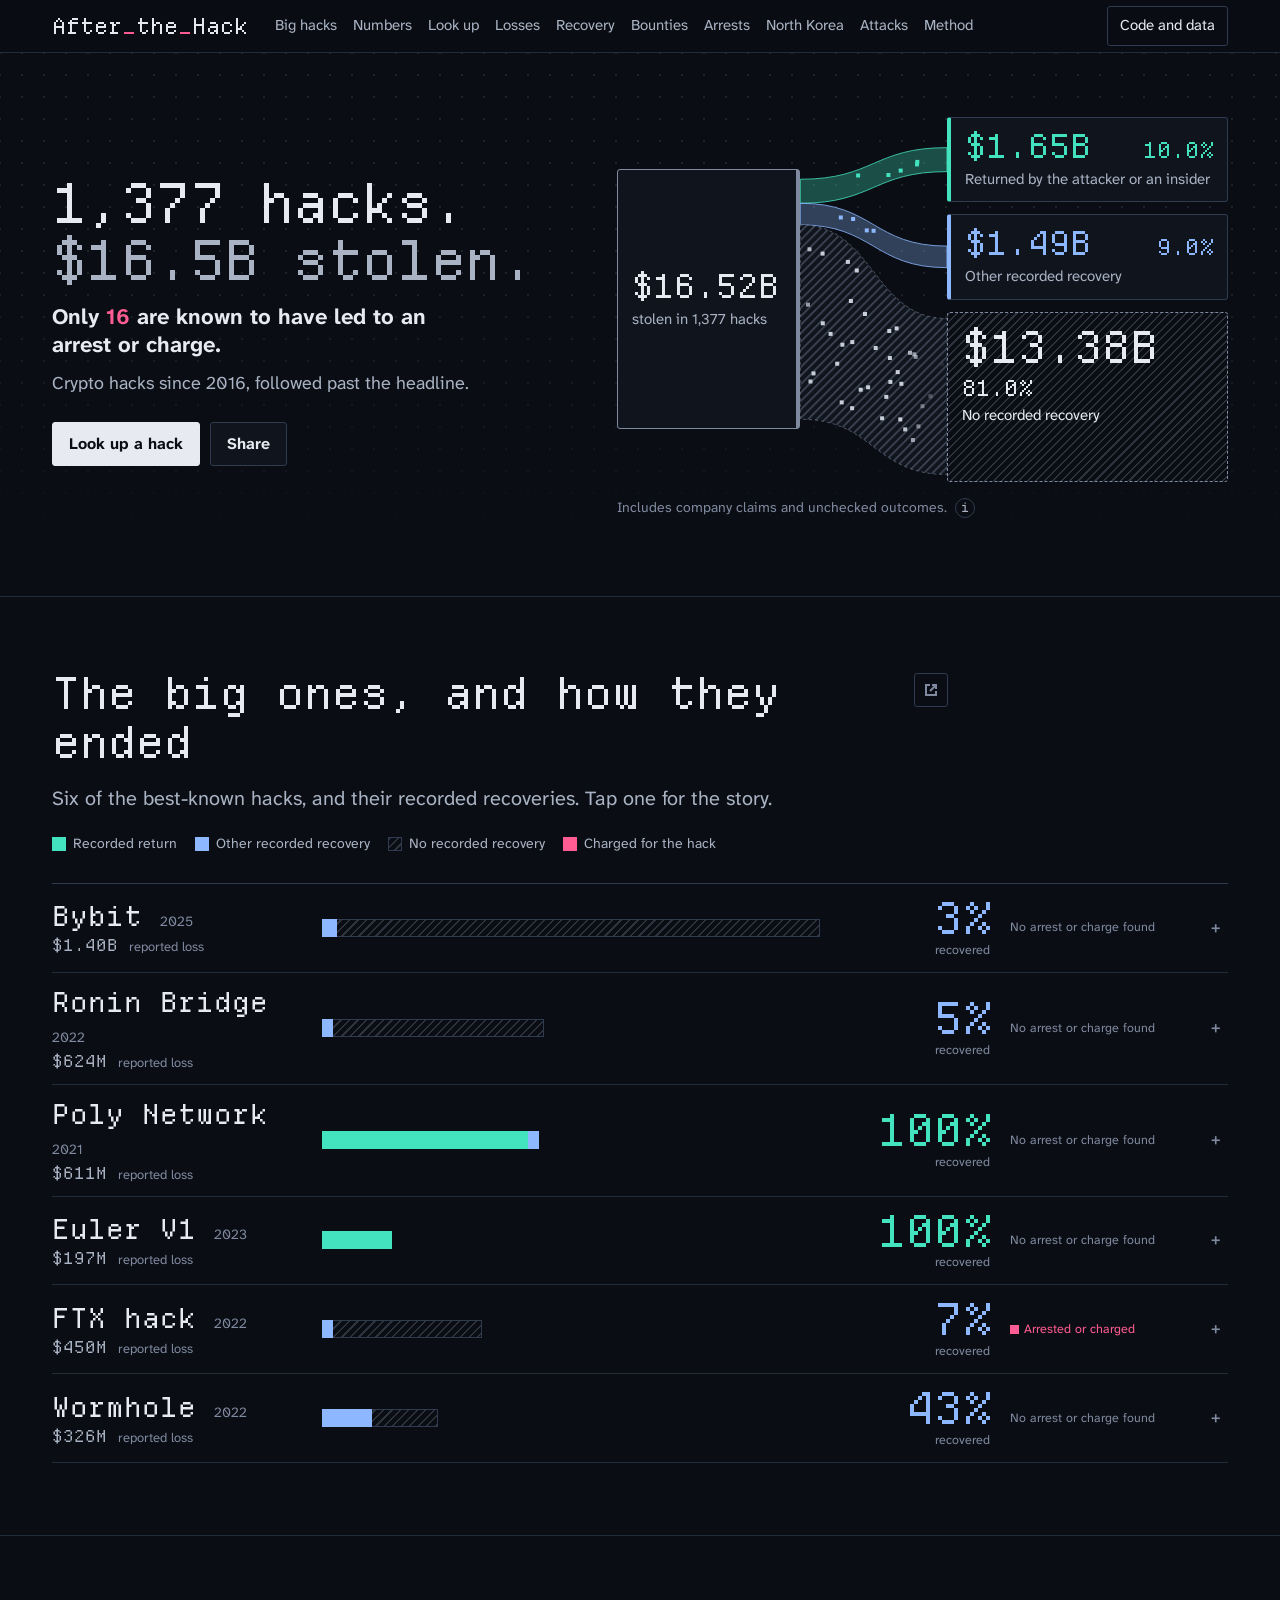
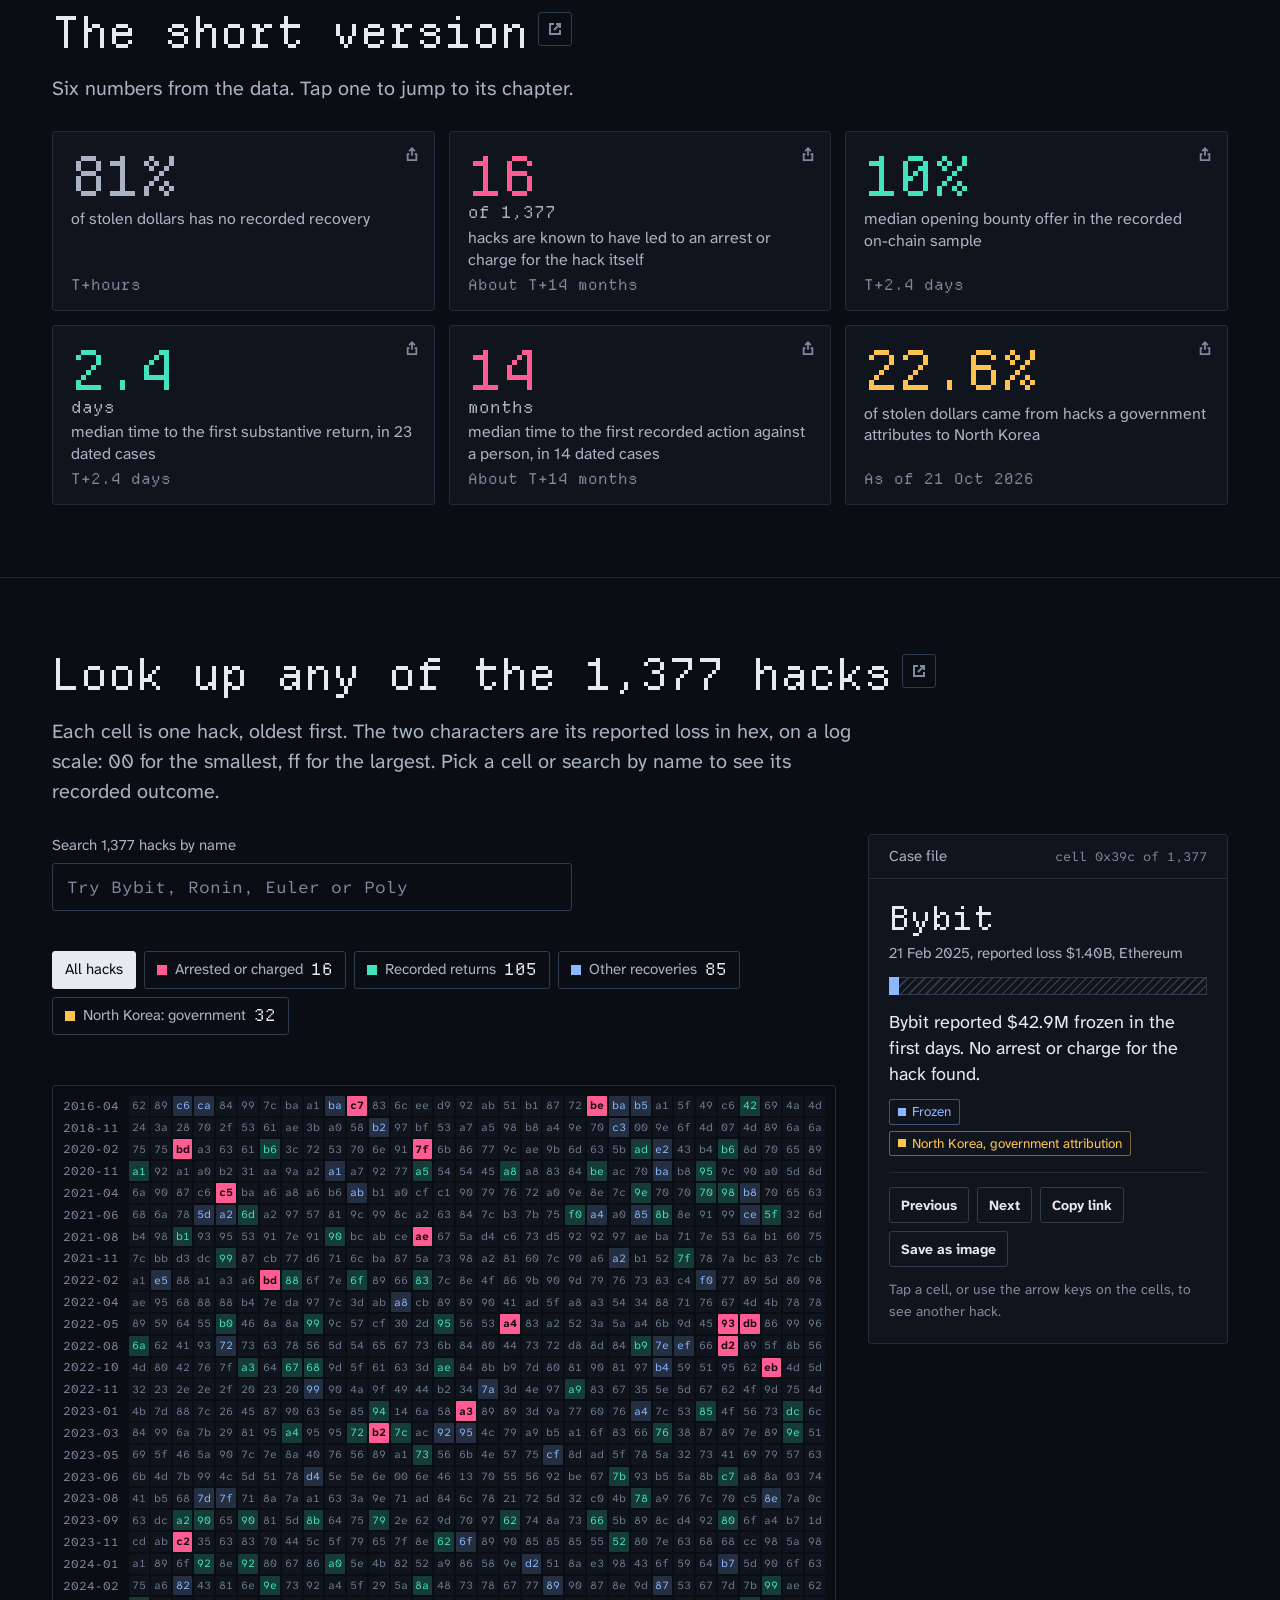
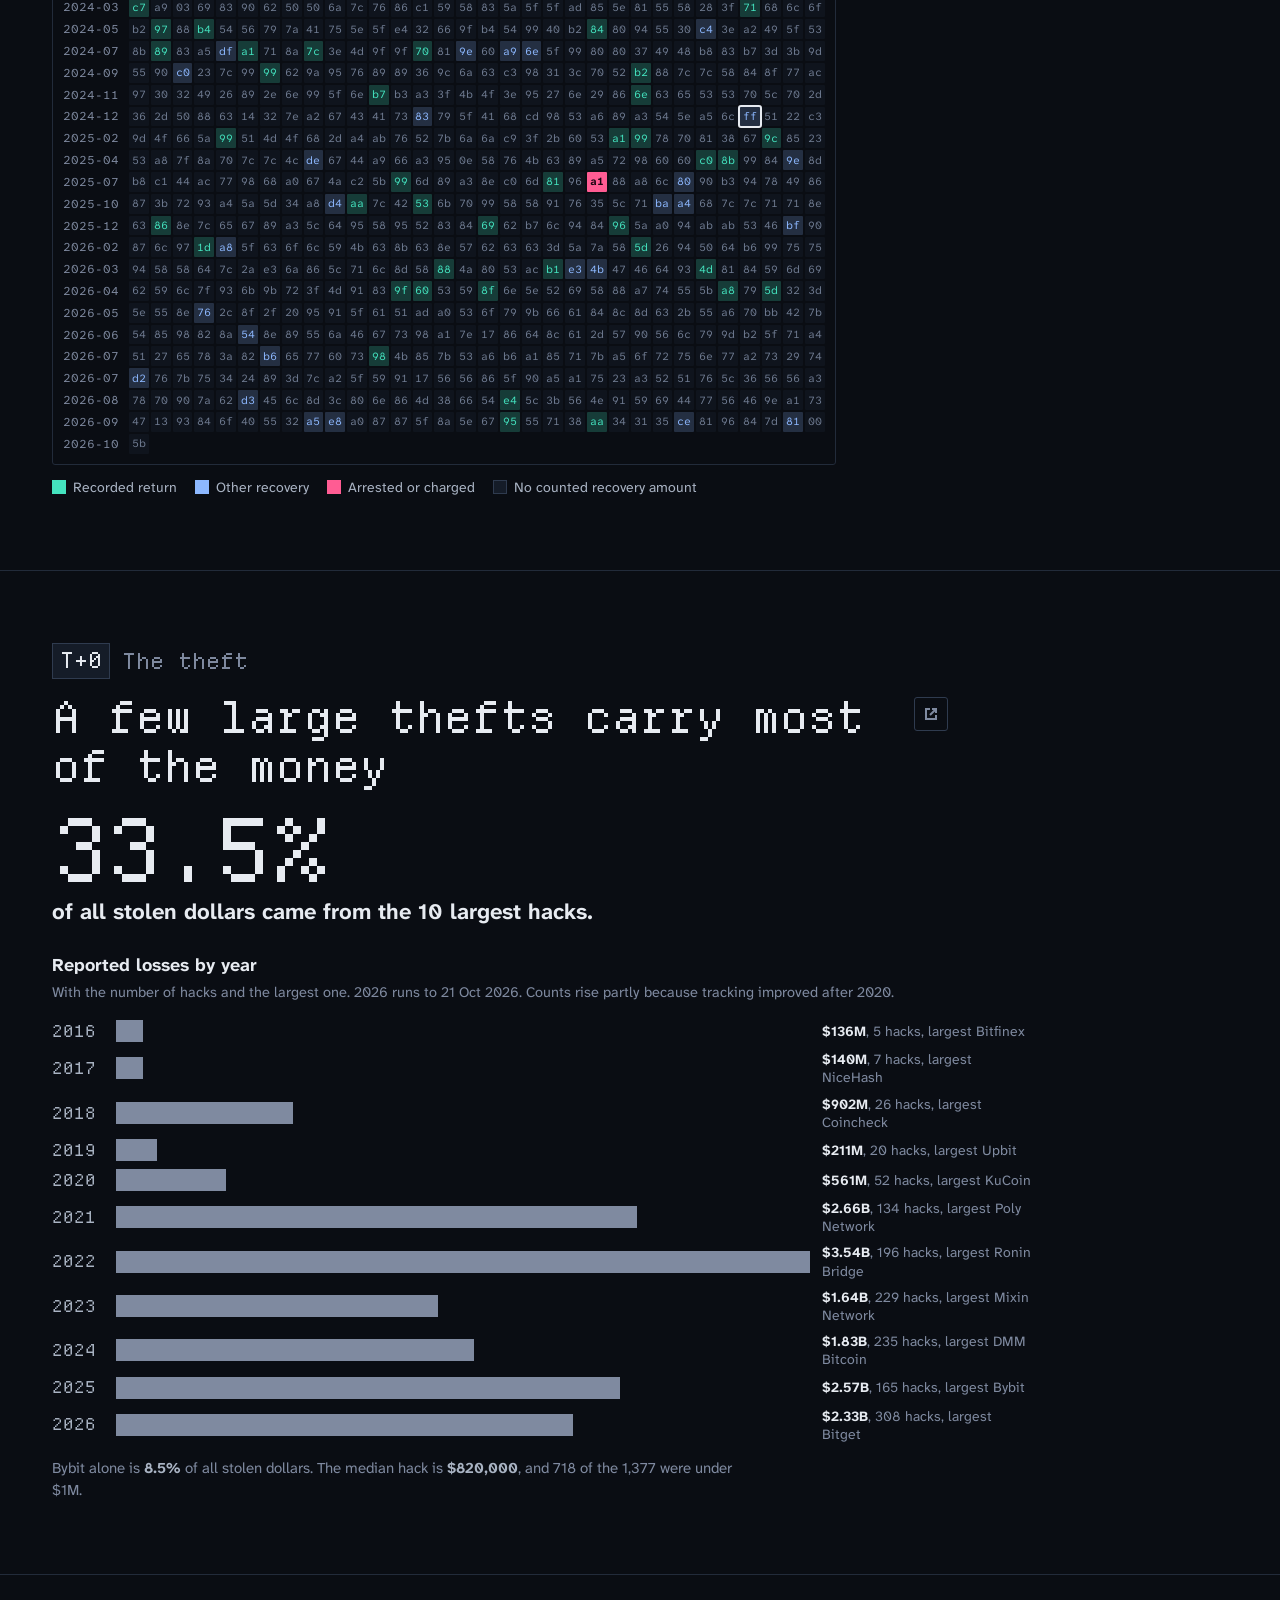
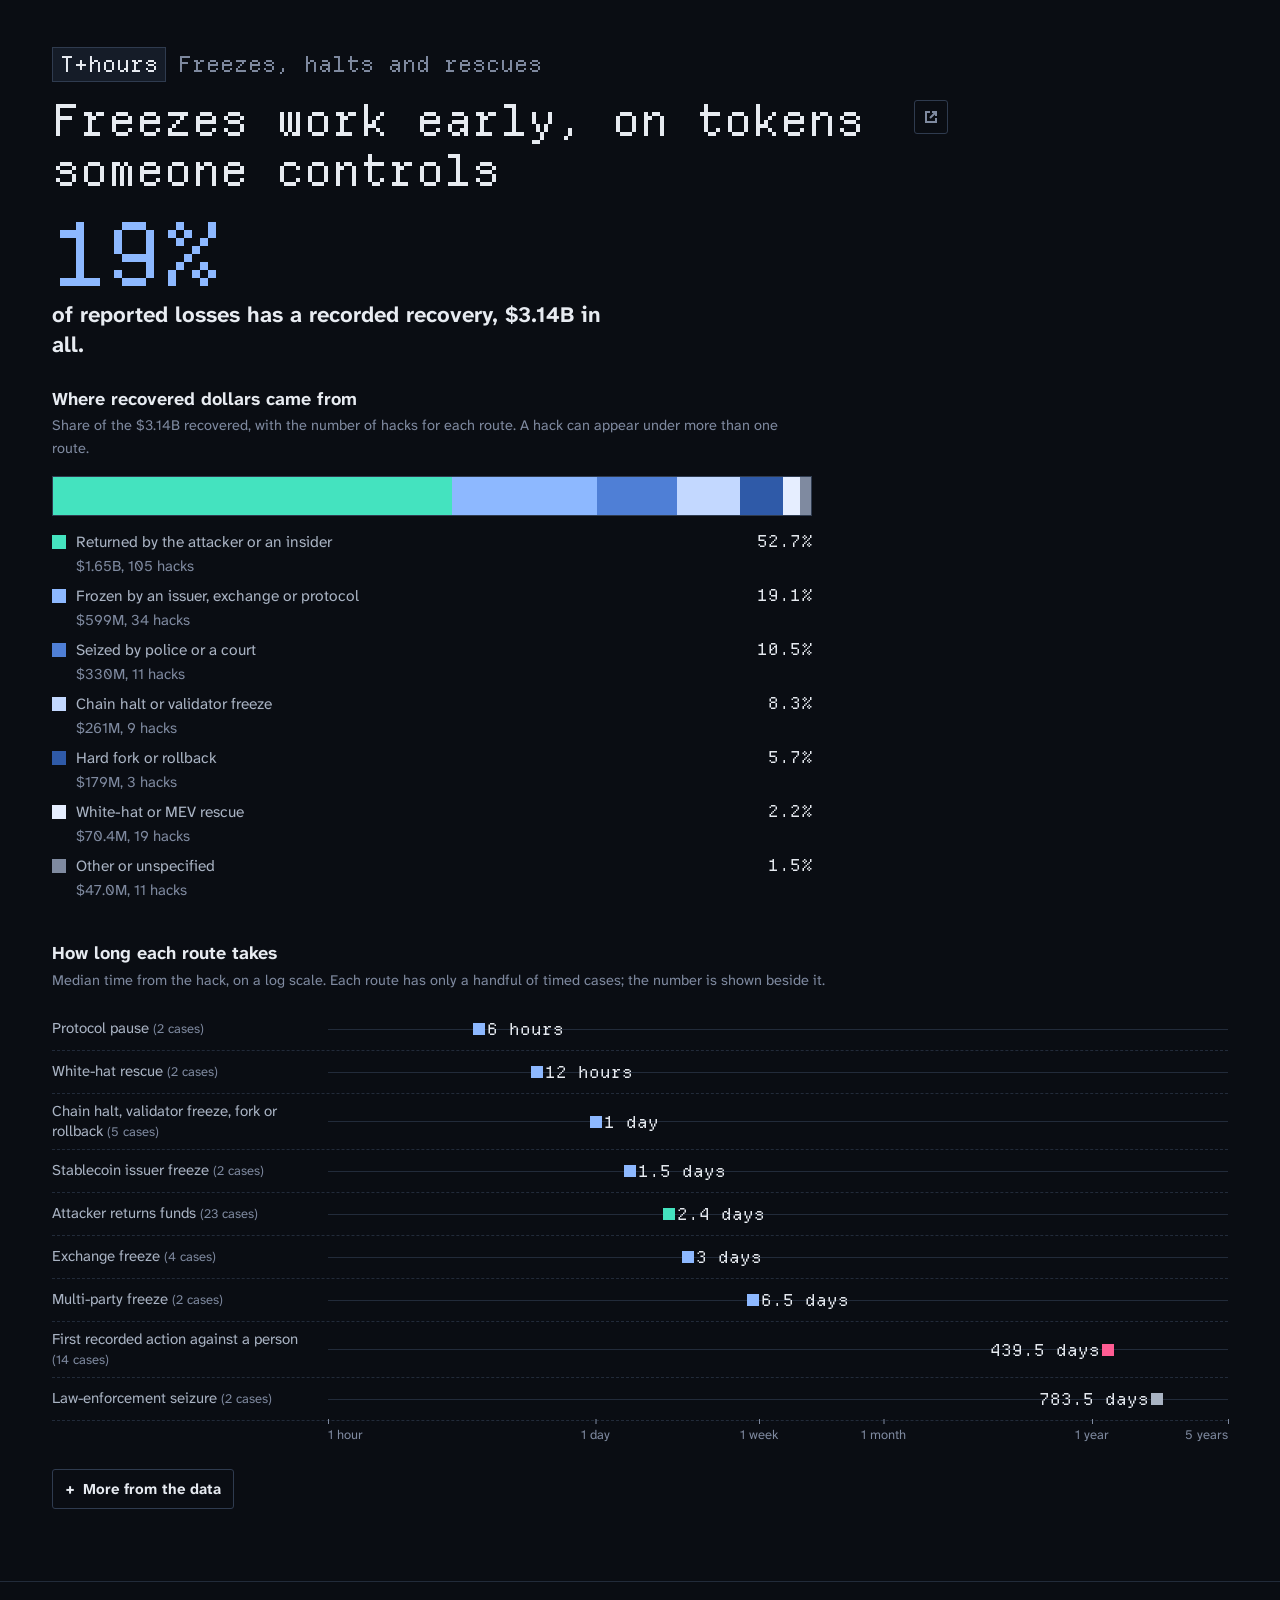
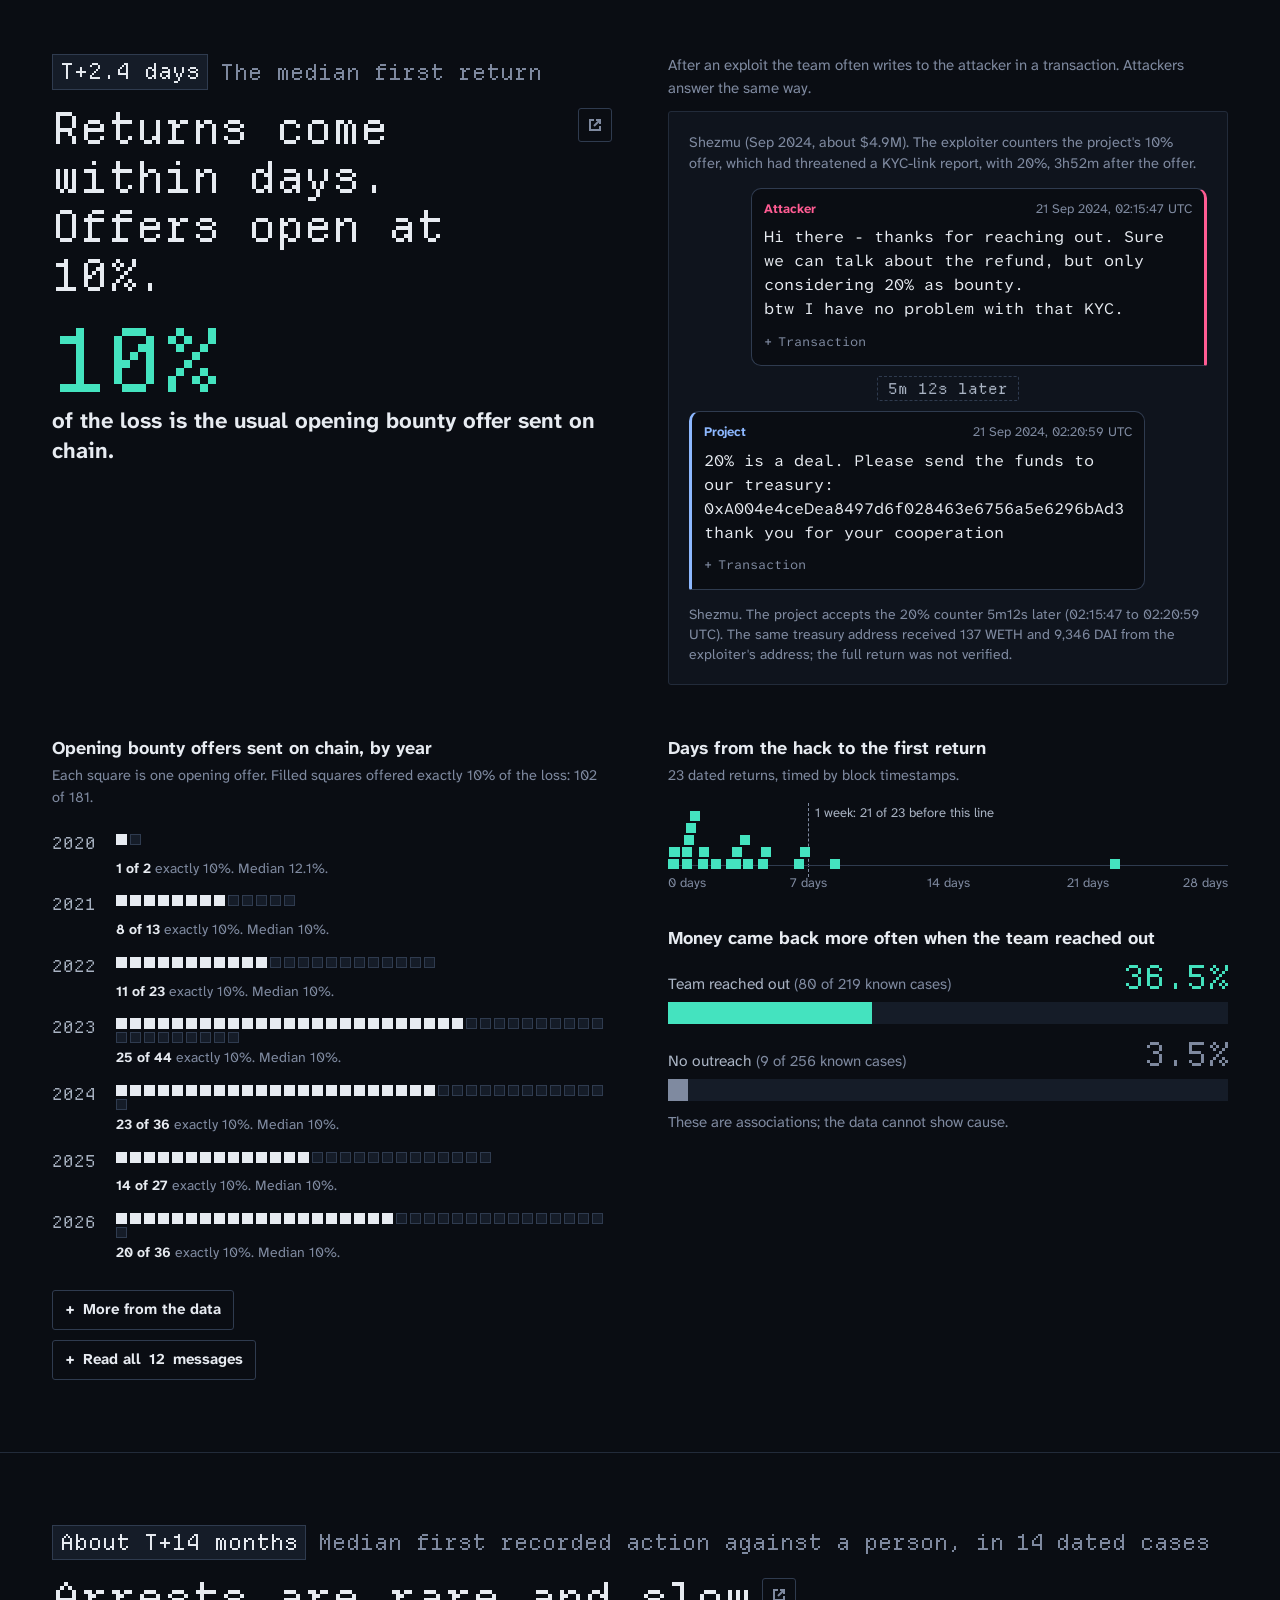
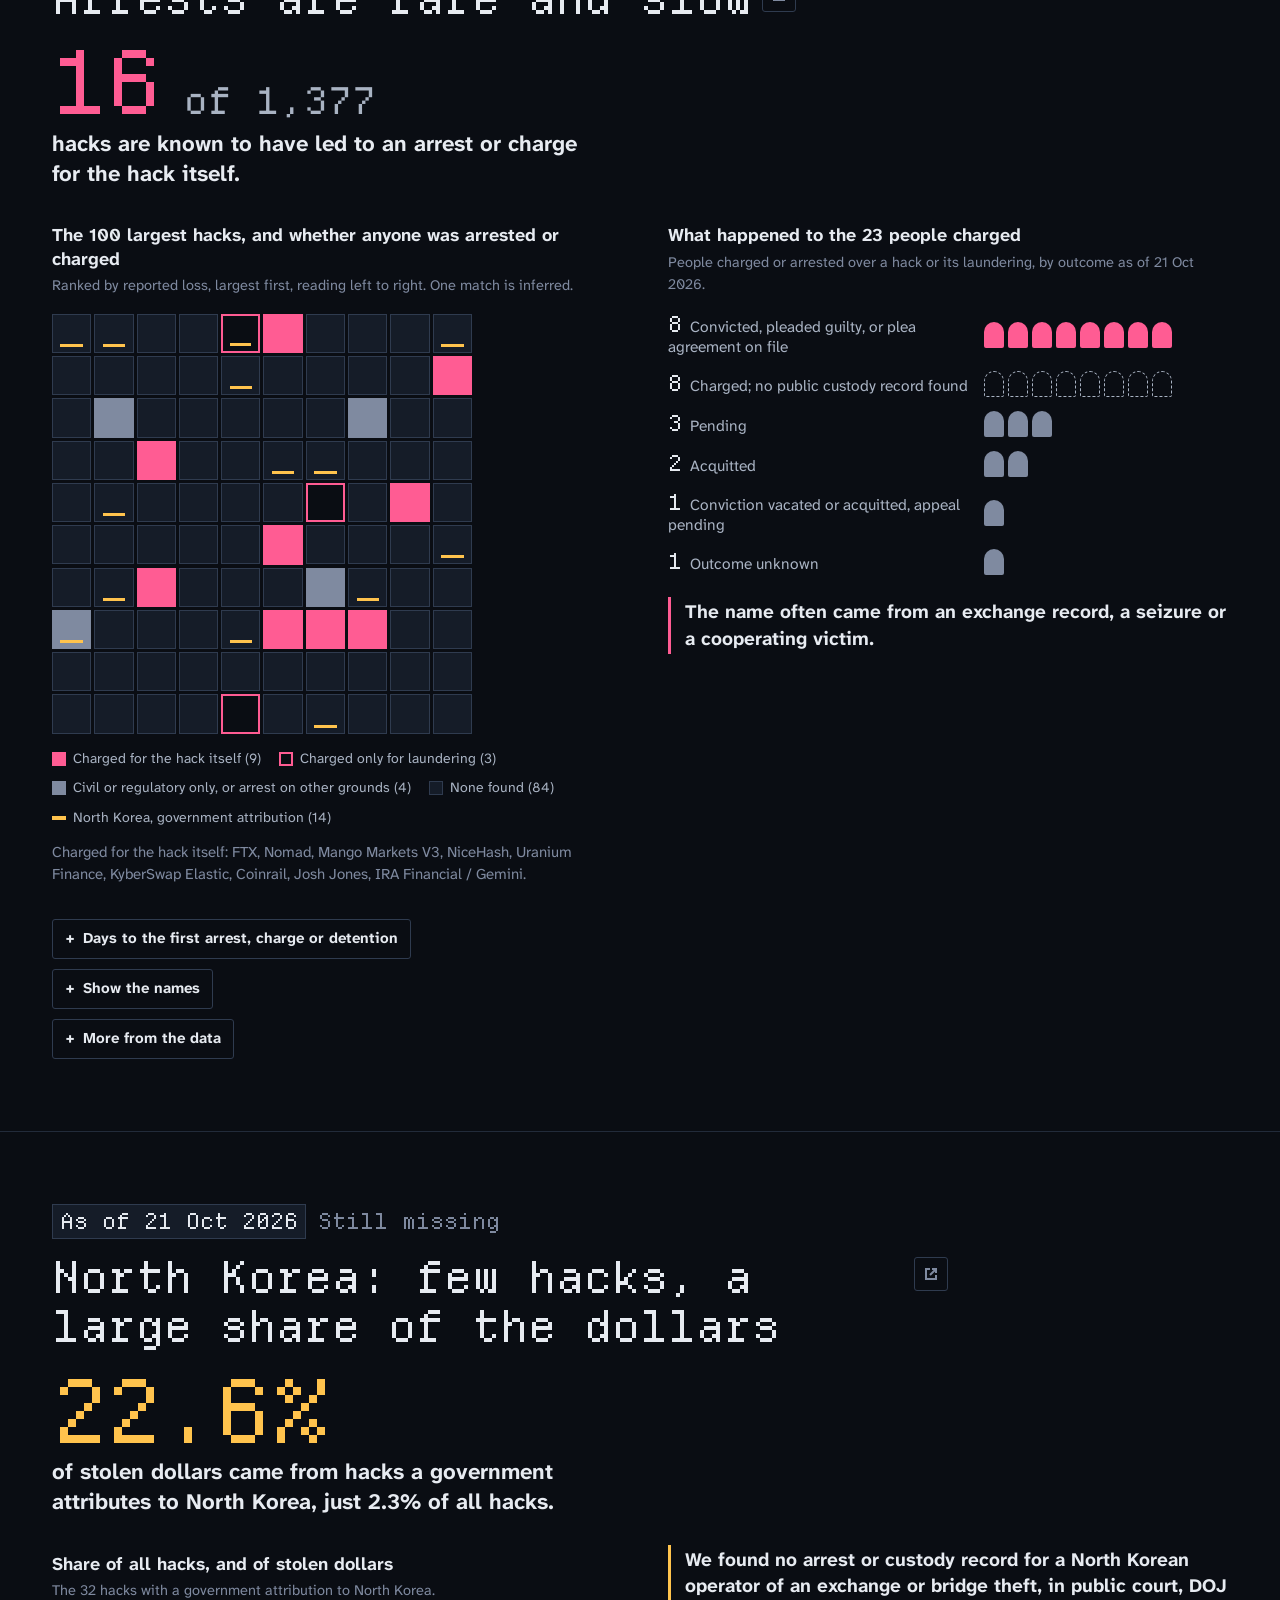
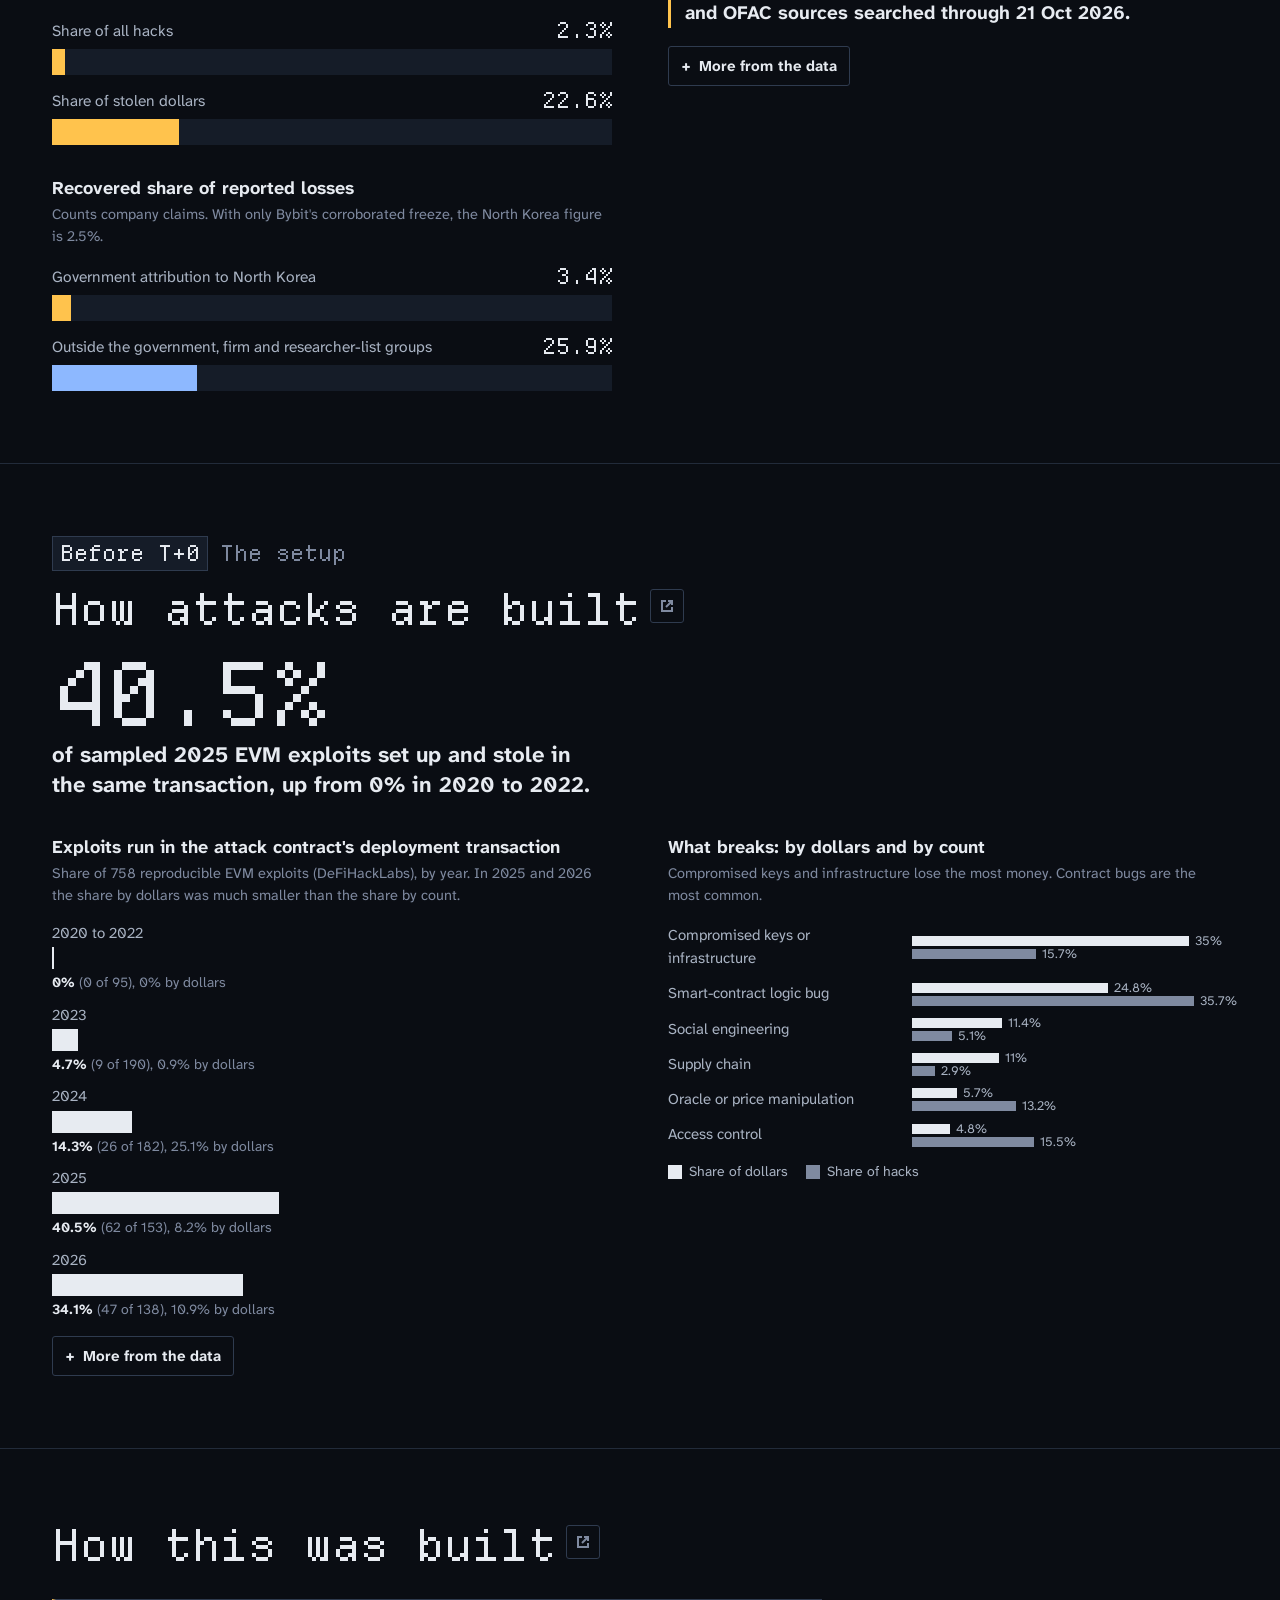
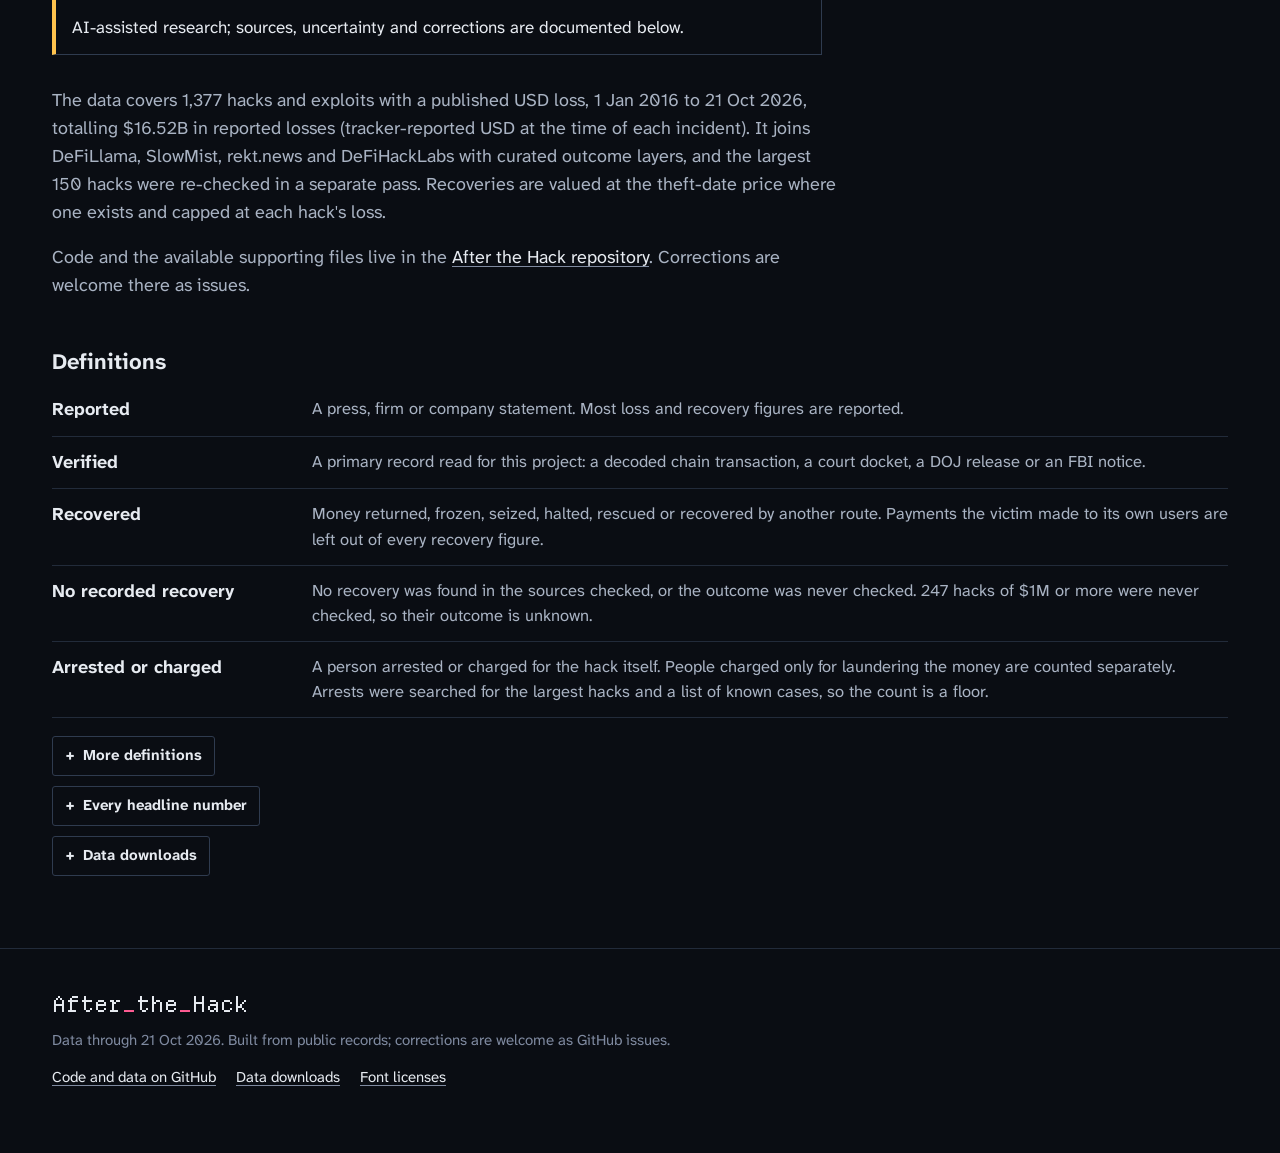
<file: site/index.html>
<!doctype html>
<html lang="en">
<head>
<meta charset="utf-8">
<meta name="viewport" content="width=device-width, initial-scale=1">
<title>After the Hack: what happens after a crypto hack</title>
<meta name="description" content="What happens after a crypto hack: where the stolen money goes, how attackers negotiate on chain, and who gets caught. Every number links to open data.">
<link rel="canonical" href="https://after-the-hack.shadow654.chatgpt.site/">
<meta name="theme-color" content="#0a0d13">
<meta property="og:type" content="website">
<meta property="og:site_name" content="After the Hack">
<meta property="og:title" content="After the Hack">
<meta property="og:description" content="What happens after a crypto hack: where the stolen money goes, how attackers negotiate on chain, and who gets caught.">
<meta property="og:url" content="https://after-the-hack.shadow654.chatgpt.site/">
<meta property="og:image" content="https://after-the-hack.shadow654.chatgpt.site/assets/og-card.png">
<meta property="og:image:width" content="1200">
<meta property="og:image:height" content="630">
<meta property="og:image:alt" content="After the Hack: crypto hacks since 2016, where the money went and who got caught.">
<meta name="twitter:card" content="summary_large_image">
<meta name="twitter:title" content="After the Hack">
<meta name="twitter:description" content="Where the stolen money goes, how attackers negotiate on chain, and who gets caught.">
<meta name="twitter:image" content="https://after-the-hack.shadow654.chatgpt.site/assets/og-card.png">
<link rel="icon" href="assets/favicon.svg" type="image/svg+xml">
<link rel="preload" href="assets/fonts/departure-mono.woff2" as="font" type="font/woff2" crossorigin>
<link rel="preload" href="assets/fonts/atkinson-next.woff2" as="font" type="font/woff2" crossorigin>
<link rel="stylesheet" href="assets/style.css">
<script src="data/bundle.js" defer></script>
<script src="assets/app.js" defer></script>
</head>
<body>
<a class="skip" href="#main">Skip to the story</a>

<header class="bar">
  <div class="wrap">
    <a class="mark" href="#top" aria-label="After the Hack, back to top">After<i>_</i>the<i>_</i>Hack</a>
    <nav class="nav" aria-label="Sections">
      <ul>
        <li><a href="#cases">Big hacks</a></li>
        <li><a href="#numbers">Numbers</a></li>
        <li><a href="#lookup">Look up</a></li>
        <li><a href="#theft">Losses</a></li>
        <li><a href="#recovery">Recovery</a></li>
        <li><a href="#bounties">Bounties</a></li>
        <li><a href="#arrests">Arrests</a></li>
        <li><a href="#dprk">North Korea</a></li>
        <li><a href="#attacks">Attacks</a></li>
        <li><a href="#method">Method</a></li>
      </ul>
    </nav>
    <div class="bar-out">
      <a href="https://github.com/DicksonWu654/after-the-hack">Code and data</a>
    </div>
  </div>
</header>

<main id="main">
<noscript><div class="wrap"><p>This page draws its numbers and charts from the data file with JavaScript. The data and code are in the <a href="https://github.com/DicksonWu654/after-the-hack">repository</a>.</p></div></noscript>

<!-- ============================================================ HERO -->
<section class="hero" id="top" aria-labelledby="h-top">
  <div class="wrap">
    <div class="hero-text">
      <h1 class="h1" id="h-top"><span><span data-k="S1.n" data-f="int"></span> hacks.</span><span class="l2"><span data-k="S1.total_usd" data-f="B1"></span> stolen.</span></h1>
      <p class="h1-sub">Only <b data-k="E2.master_all.0" data-f="int"></b> are known to have led to an arrest or charge.</p>
      <p class="hero-dek">Crypto hacks since <span data-k="x.since"></span>, followed past the headline.</p>
    </div>

    <figure class="trace" id="trace" aria-labelledby="trace-cap">
      <figcaption class="sr" id="trace-cap">Where the <span data-k="S1.total_usd" data-f="B2"></span> went</figcaption>
      <div class="trace-stage" id="trace-stage">
        <svg class="trace-svg" id="trace-svg" aria-hidden="true"></svg>
        <div class="tnode tn-root" id="tn-root">
          <span class="amt" data-k="S1.total_usd" data-f="B2"></span>
          <span class="lab">stolen in <span data-k="S1.n" data-f="int"></span> hacks</span>
        </div>
        <div class="tn-col">
          <a class="tnode tn-ret" id="tn-ret" href="#bounties">
            <span class="row"><span class="amt" data-k="R2.voluntary_usd" data-f="B2"></span><span class="pct" data-k="R2.pct_of_all" data-f="p1"></span></span>
            <span class="lab">Returned by the attacker or an insider</span>
          </a>
          <a class="tnode tn-oth" id="tn-oth" href="#recovery">
            <span class="row"><span class="amt" data-k="C4.master_usd" data-f="B2"></span><span class="pct" data-k="C4.master_pct" data-f="p1"></span></span>
            <span class="lab">Other recorded recovery</span>
          </a>
          <a class="tnode tn-none" id="tn-none" href="#method-defs">
            <span class="row"><span class="amt" data-k="d.unrecovered_usd" data-f="B2"></span><span class="pct" data-k="d.unrecovered_pct" data-f="p1"></span></span>
            <span class="lab">No recorded recovery</span>
          </a>
        </div>
      </div>
      <div class="trace-foot">
        <details class="fn"><summary>Includes company claims and unchecked outcomes.</summary><p>Losses use tracker-reported USD at the time of each hack. A few recovery values are as reported at the time of recovery.<span class="unver-note"></span></p></details>
      </div>
    </figure>

    <div class="hero-cta">
      <a class="btn solid" href="#lookup">Look up a hack</a>
      <button class="btn" type="button" id="share-site">Share</button>
    </div>
  </div>
</section>

<!-- ============================================================ BIG HACKS -->
<section class="sec" id="cases" aria-labelledby="h-cases">
  <div class="wrap">
    <div class="sec-head">
      <h2 class="h2" id="h-cases"><span class="h2-t">The big ones, and how they ended</span></h2>
      <p class="lead">Six of the best-known hacks, and their recorded recoveries. Tap one for the story.</p>
      <ul class="key" aria-label="Bar key">
        <li><span class="sw ret"></span>Recorded return</li>
        <li><span class="sw oth"></span>Other recorded recovery</li>
        <li><span class="sw none"></span>No recorded recovery</li>
        <li><span class="sw arr"></span>Charged for the hack</li>
      </ul>
    </div>
    <div class="board" id="caselog"></div>
  </div>
</section>

<!-- ============================================================ NUMBERS -->
<section class="sec" id="numbers" aria-labelledby="h-numbers">
  <div class="wrap">
    <div class="sec-head">
      <h2 class="h2" id="h-numbers"><span class="h2-t">The short version</span></h2>
      <p class="lead">Six numbers from the data. Tap one to jump to its chapter.</p>
    </div>
    <div class="tiles" id="finds"></div>
  </div>
</section>

<!-- ============================================================ LOOK UP -->
<section class="sec" id="lookup" aria-labelledby="h-lookup">
  <div class="wrap">
    <div class="sec-head">
      <h2 class="h2" id="h-lookup"><span class="h2-t">Look up any of the <span data-k="S1.n" data-f="int"></span> hacks</span></h2>
      <p class="lead">Each cell is one hack, oldest first. The two characters are its reported loss in hex, on a log scale: 00 for the smallest, ff for the largest. Pick a cell or search by name to see its recorded outcome.</p>
    </div>
    <div class="ex">
      <div>
        <div class="ex-tools">
          <div class="search" role="search">
            <label for="q">Search <span data-k="S1.n" data-f="int"></span> hacks by name</label>
            <input id="q" type="search" autocomplete="off" spellcheck="false" placeholder="Try Bybit, Ronin, Euler or Poly" aria-describedby="q-count" aria-controls="results">
            <ul class="results" id="results" hidden aria-label="Matching hacks"></ul>
            <p class="res-count" id="q-count" aria-live="polite"></p>
          </div>
          <div class="chips" id="chips" role="group" aria-label="Highlight hacks"></div>
          <p class="filter-note" id="filter-note" aria-live="polite"></p>
        </div>
        <div class="dump" id="dump" role="listbox" aria-label="All hacks, oldest first. Use the arrow keys to move between hacks." tabindex="-1"></div>
        <ul class="key dump-key" aria-label="Cell key">
          <li><span class="sw ret"></span>Recorded return</li>
          <li><span class="sw oth"></span>Other recovery</li>
          <li><span class="sw arr"></span>Arrested or charged</li>
          <li><span class="sw dim"></span>No counted recovery amount</li>
        </ul>
      </div>
      <aside class="readout panel" id="readout" aria-label="Selected hack" aria-live="polite">
        <div class="panel-h"><span>Case file</span><span class="rd-off" id="rd-off" data-k="x.sel_off"></span></div>
        <div class="panel-b">
          <h3 class="rd-name" id="rd-name" data-k="x.sel_name"></h3>
          <p class="rd-alias" id="rd-alias" hidden></p>
          <p class="rd-meta" id="rd-meta" data-k="x.sel_meta"></p>
          <div class="case-bar rd-bar" id="rd-bar"></div>
          <p class="rd-line" id="rd-line" data-k="x.sel_line"></p>
          <p class="rd-note" id="rd-note" hidden>Recovery sources were checked in part only.</p>
          <div class="tags" id="rd-tags"></div>
          <div class="rd-act">
            <button class="btn sm" type="button" id="rd-prev">Previous</button>
            <button class="btn sm" type="button" id="rd-next">Next</button>
            <button class="btn sm" type="button" id="rd-link">Copy link</button>
            <button class="btn sm" type="button" id="rd-img">Save as image</button>
          </div>
          <p class="rd-help">Tap a cell, or use the arrow keys on the cells, to see another hack.</p>
        </div>
      </aside>
    </div>
  </div>
</section>

<!-- ============================================================ T+0 LOSSES -->
<section class="sec" id="theft" aria-labelledby="h-theft">
  <div class="wrap">
    <div class="sec-head">
      <span class="kick"><b>T+0</b>The theft</span>
      <h2 class="h2" id="h-theft"><span class="h2-t">A few large thefts carry most of the money</span></h2>
      <div class="opener"><p class="open-n c-ink"><span data-k="S3.top10_pct" data-f="p"></span></p><p class="open-s">of all stolen dollars came from the 10 largest hacks.</p></div>
    </div>
    <div class="chart">
      <p class="chart-t">Reported losses by year</p>
      <p class="chart-s">With the number of hacks and the largest one. <span data-k="x.last_year"></span> runs to <span data-k="x.asof"></span>. Counts rise partly because tracking improved after 2020.</p>
      <div id="annual"></div>
      <p class="detail">Bybit alone is <strong data-k="S3.bybit_pct_of_total" data-f="p"></strong> of all stolen dollars. The median hack is <strong data-k="S3.median_usd" data-f="usd"></strong>, and <span data-k="S3.n_under_1m" data-f="int"></span> of the <span data-k="S1.n" data-f="int"></span> were under $1M.</p>
    </div>
  </div>
</section>

<!-- ============================================================ T+HOURS RECOVERY -->
<section class="sec" id="recovery" aria-labelledby="h-recovery">
  <div class="wrap">
    <div class="sec-head">
      <span class="kick"><b>T+hours</b>Freezes, halts and rescues</span>
      <h2 class="h2" id="h-recovery"><span class="h2-t">Freezes work early, on tokens someone controls</span></h2>
      <div class="opener"><p class="open-n c-oth"><span data-k="C1.pct" data-f="p"></span></p><p class="open-s">of reported losses has a recorded recovery, <span data-k="C1.recovered_usd" data-f="B2"></span> in all.</p></div>
    </div>
    <div class="chart" style="max-width:760px">
      <p class="chart-t">Where recovered dollars came from</p>
      <p class="chart-s">Share of the <span data-k="C1.recovered_usd" data-f="B2"></span> recovered, with the number of hacks for each route. A hack can appear under more than one route.</p>
      <div id="channels"></div>
    </div>
    <div class="chart" style="margin-top:40px">
      <p class="chart-t">How long each route takes</p>
      <p class="chart-s">Median time from the hack, on a log scale. Each route has only a handful of timed cases; the number is shown beside it.</p>
      <div class="clock" id="clock"></div>
    </div>
    <details class="more">
      <summary>More from the data</summary>
      <div class="inner prose">
        <p>Attackers or insiders handed back <strong data-k="C3.channels.0.pct" data-f="p"></strong> of the recovered dollars. The rest includes freezes, seizures, chain interventions, rescues and other or unspecified routes.</p>
        <p>Freezes only work on tokens that an issuer, exchange, protocol or chain can stop. In the Bybit theft, Tether froze <strong data-k="f.bybit_tether"></strong>. In the other counted hacks with an issuer freeze, it caught <span data-k="f.issuer_freeze_range"></span> of the loss. Attackers know this and swap into assets nobody can freeze, within minutes to hours.</p>
        <p>Chains can step in too. Sui validators froze <strong data-k="M5.frozen_pct" data-f="p"></strong> of the Cetus loss. Cronos spotted its attack in <span data-k="f.cronos_minutes"></span>, halted the chain and rolled it back, restoring <strong data-k="f.cronos_pct"></strong>.</p>
        <p>Court seizures are the slow route. The two counted seizures were reported about <span data-k="f.le_range"></span> after the hacks.</p>
      </div>
    </details>
  </div>
</section>

<!-- ============================================================ T+2.4 DAYS BOUNTIES -->
<section class="sec" id="bounties" aria-labelledby="h-bounties">
  <div class="wrap">
    <div class="head-grid">
    <div class="sec-head">
      <span class="kick"><b>T+<span data-k="R4.median_days_from_incident" data-f="n"></span> days</b>The median first return</span>
      <h2 class="h2" id="h-bounties"><span class="h2-t">Returns come within days. Offers open at 10%.</span></h2>
      <div class="opener"><p class="open-n c-ret"><span data-k="d.opening_median_pct" data-f="p"></span></p><p class="open-s">of the loss is the usual opening bounty offer sent on chain.</p></div>
    </div>

    <div class="chat-wrap" id="messages">
      <p class="small chat-lead">After an exploit the team often writes to the attacker in a transaction. Attackers answer the same way.</p>
      <div id="chat"></div>
    </div>
    </div>

    <div class="cols">
      <div class="chart">
        <p class="chart-t">Opening bounty offers sent on chain, by year</p>
        <p class="chart-s">Each square is one opening offer. Filled squares offered exactly 10% of the loss: <span data-k="d.openings_table_10" data-f="int"></span> of <span data-k="d.openings_table_n" data-f="int"></span>.</p>
        <div id="offers"></div>
      </div>
      <div>
        <div class="chart">
          <p class="chart-t">Days from the hack to the first return</p>
          <p class="chart-s"><span data-k="R4.n_dated" data-f="int"></span> dated returns, timed by block timestamps.</p>
          <div id="returns"></div>
        </div>
        <div class="chart cmp-wrap">
          <p class="chart-t">Money came back more often when the team reached out</p>
          <div class="cmp" id="outreach"></div>
          <p class="small">These are associations; the data cannot show cause.</p>
        </div>
      </div>
    </div>

    <details class="more">
      <summary>More from the data</summary>
      <div class="inner prose">
        <p>In the dated return sample, the first substantive return usually came within a week. The median was <strong><span data-k="R4.median_days_from_incident" data-f="n"></span> days</strong> after the hack, and <span data-k="R4.within_7d" data-f="int"></span> of <span data-k="R4.n_dated" data-f="int"></span> came inside a week. In <span data-k="R3.kept_n" data-f="int"></span> settlements with a recorded share, the attacker kept a median <strong data-k="R3.kept_median_pct" data-f="p"></strong>.</p>
        <p>The dated returns include flagged cases and returns by people other than the main exploiter. These are large, well-documented cases and may not represent the rest.</p>
        <p>We found no measurable link between returns and offer size, deadlines or legal threats, though the tests were small. Returns were strongly linked to the attacker replying.</p>
      </div>
    </details>
    <details class="more" id="msgs-more">
      <summary>Read all <span data-k="d.quotes_n" data-f="int"></span> messages</summary>
      <div class="inner">
        <p class="small prose">Decoded from the chain data; sender labels follow the recorded evidence.</p>
        <div class="msgs" id="msgs-all"></div>
      </div>
    </details>
  </div>
</section>

<!-- ============================================================ T+14 MONTHS ARRESTS -->
<section class="sec" id="arrests" aria-labelledby="h-arrests">
  <div class="wrap">
    <div class="sec-head">
      <span class="kick"><b>About T+<span data-k="E3.median_days_2016_plus_in_headline_scope" data-f="mo0"></span> months</b>Median first recorded action against a person, in <span data-k="E3.n_2016_plus_in_headline_scope" data-f="int"></span> dated cases</span>
      <h2 class="h2" id="h-arrests"><span class="h2-t">Arrests are rare and slow</span></h2>
      <div class="opener"><p class="open-n c-arr"><span data-k="E2.master_all.0" data-f="int"></span><small> of <span data-k="S1.n" data-f="int"></span></small></p><p class="open-s">hacks are known to have led to an arrest or charge for the hack itself.</p></div>
    </div>
    <div class="cols">
      <div class="chart">
        <p class="chart-t">The 100 largest hacks, and whether anyone was arrested or charged</p>
        <p class="chart-s">Ranked by reported loss, largest first, reading left to right. One match is inferred.</p>
        <div class="grid100" id="grid100" role="img"></div>
        <ul class="key" id="grid100-key"></ul>
        <p class="small" id="grid100-names" style="margin-top:12px"></p>
      </div>
      <div class="chart">
        <p class="chart-t">What happened to the <span data-k="E4.individuals" data-f="int"></span> people charged</p>
        <p class="chart-s">People charged or arrested over a hack or its laundering, by outcome as of <span data-k="x.asof"></span>.</p>
        <div class="people" id="people"></div>
        <p class="pull">The name often came from an exchange record, a seizure or a cooperating victim.</p>
      </div>
    </div>

    <details class="more">
      <summary>Days to the first arrest, charge or detention</summary>
      <div class="inner">
        <p class="chart-s">Every dated case on file. The median above uses the <span data-k="E3.n_2016_plus_in_headline_scope" data-f="int"></span> cases from 2016 on inside this dataset, including laundering cases and one employee detention.</p>
        <div class="arrests" id="arrest-list"></div>
      </div>
    </details>
    <details class="more">
      <summary>Show the names</summary>
      <div class="inner" id="people-names"></div>
    </details>
    <details class="more">
      <summary>More from the data</summary>
      <div class="inner prose">
        <p><strong data-k="E2.master_all.0" data-f="int"></strong> of <span data-k="S1.n" data-f="int"></span> hacks are known to have led to an arrest or charge for the hack itself, about 1 in <span data-k="E2.one_in" data-f="int"></span>. Among the 100 largest it is <strong data-k="E1.top100_strict" data-f="int"></strong>. Separately, <span data-k="E3.n_2016_plus_in_headline_scope" data-f="int"></span> in-scope cases with a dated first action against a person had a median of <span data-k="E3.median_days_2016_plus_in_headline_scope" data-f="n"></span> days, about <span data-k="E3.median_days_2016_plus_in_headline_scope" data-f="mo1"></span> months. These include laundering cases and one employee detention.</p>
        <p>Cases that reached custody or a court outcome often involved insiders, US people, or suspects a cooperating state could reach. Two fast cases, <span data-k="x.fast_cases"></span>, involved an exchange account tied to a real identity or a public identity.</p>
      </div>
    </details>
  </div>
</section>

<!-- ============================================================ TODAY DPRK -->
<section class="sec" id="dprk" aria-labelledby="h-dprk">
  <div class="wrap">
    <div class="sec-head">
      <span class="kick"><b>As of <span data-k="x.asof"></span></b>Still missing</span>
      <h2 class="h2" id="h-dprk"><span class="h2-t">North Korea: few hacks, a large share of the dollars</span></h2>
      <div class="opener"><p class="open-n c-dprk"><span data-k="D1.gov.pct" data-f="p"></span></p><p class="open-s">of stolen dollars came from hacks a government attributes to North Korea, just <span data-k="d.dprk_gov_count_pct" data-f="p"></span> of all hacks.</p></div>
    </div>
    <div class="cols">
      <div>
        <div class="chart">
          <p class="chart-t">Share of all hacks, and of stolen dollars</p>
          <p class="chart-s">The <span data-k="D1.gov.n" data-f="int"></span> hacks with a government attribution to North Korea.</p>
          <div class="pair" id="dprk-share"></div>
        </div>
        <div class="chart" style="margin-top:32px">
          <p class="chart-t">Recovered share of reported losses</p>
          <p class="chart-s">Counts company claims. With only Bybit's corroborated freeze, the North Korea figure is <span data-k="D3.gov_only_bybit_corroborated_pct" data-f="p"></span>.</p>
          <div class="pair" id="dprk-rec"></div>
        </div>
      </div>
      <div>
        <p class="pull">We found no arrest or custody record for a North Korean operator of an exchange or bridge theft, in public court, DOJ and OFAC sources searched through <span data-k="x.asof"></span>.</p>
        <details class="more">
          <summary>More from the data</summary>
          <div class="inner prose">
            <p>Almost none of it comes back: <strong data-k="D3.gov_only_pct" data-f="p"></strong> was recorded as recovered or frozen. In 2025, government-attributed hacks were <strong data-k="D1.by_year.2025.gov_pct" data-f="p"></strong> of all stolen dollars, mostly Bybit.</p>
            <p>Recorded actions include indictments, sanctions and civil forfeiture cases. Related IT-worker cases include charges against North Korean nationals and facilitators of several nationalities.</p>
            <p>The laundering is built around freezes: tokens an issuer could freeze get swapped first. In Bybit, <span data-k="f.bybit_thorchain"></span> of the bridged ETH went to bitcoin through THORChain, and Arkham called the proceeds fully laundered <span data-k="f.bybit_btc_days"></span> after the theft. That covers conversion and layering. The final cash-out takes longer.</p>
            <p class="small">Government attribution includes the FBI, DOJ, OFAC, UN or multilateral monitoring reports, joint government statements, and South Korean or Japanese police. Firm attributions add more hacks; the look-up tags them and dprk_incidents.csv in the downloads lists them.</p>
          </div>
        </details>
      </div>
    </div>
  </div>
</section>

<!-- ============================================================ BEFORE T+0 ATTACKS -->
<section class="sec" id="attacks" aria-labelledby="h-attacks">
  <div class="wrap">
    <div class="sec-head">
      <span class="kick"><b>Before T+0</b>The setup</span>
      <h2 class="h2" id="h-attacks"><span class="h2-t">How attacks are built</span></h2>
      <div class="opener"><p class="open-n c-ink"><span data-k="K1.by_era.2025.ctor_pct" data-f="p"></span></p><p class="open-s">of sampled 2025 EVM exploits set up and stole in the same transaction, up from <span data-k="K1.by_era.2020-22.ctor_pct" data-f="p"></span> in 2020 to 2022.</p></div>
    </div>
    <div class="cols">
      <div class="chart">
        <p class="chart-t">Exploits run in the attack contract's deployment transaction</p>
        <p class="chart-s">Share of <span data-k="K1.sample_n" data-f="int"></span> reproducible EVM exploits (DeFiHackLabs), by year. In 2025 and 2026 the share by dollars was much smaller than the share by count.</p>
        <div id="k1"></div>
      </div>
      <div class="chart">
        <p class="chart-t">What breaks: by dollars and by count</p>
        <p class="chart-s">Compromised keys and infrastructure lose the most money. Contract bugs are the most common.</p>
        <div class="vec" id="vectors"></div>
        <ul class="key"><li><span class="sw" style="background:var(--ink)"></span>Share of dollars</li><li><span class="sw" style="background:var(--ink-3)"></span>Share of hacks</li></ul>
      </div>
    </div>
    <details class="more">
      <summary>More from the data</summary>
      <div class="inner">
        <div class="prose">
          <p>More exploits now run inside the attack contract's own deployment transaction. Setup and theft land in the same transaction. A monitor that waits for the deployment to appear in a block gets no separate window before the theft.</p>
        </div>
        <div class="chart" style="max-width:760px">
          <p class="chart-t">Attackers funded straight from Tornado Cash</p>
          <p class="chart-s">Sampled Ethereum hacks where the attacker's first funder is known. Direct Tornado funding continued in the sampled hacks during the sanctions.</p>
          <div id="k4"></div>
        </div>
      </div>
    </details>
  </div>
</section>

<!-- ============================================================ METHOD -->
<section class="sec" id="method" aria-labelledby="h-method">
  <div class="wrap">
    <div class="sec-head">
      <h2 class="h2" id="h-method"><span class="h2-t">How this was built</span></h2>
    </div>
    <p class="ainote">AI-assisted research; sources, uncertainty and corrections are documented below.</p>
    <div class="prose">
      <p>The data covers <span data-k="S1.n" data-f="int"></span> hacks and exploits with a published USD loss, <span data-k="x.period"></span>, totalling <span data-k="S1.total_usd" data-f="B2"></span> in reported losses (tracker-reported USD at the time of each incident). It joins DeFiLlama, SlowMist, rekt.news and DeFiHackLabs with curated outcome layers, and the largest 150 hacks were re-checked in a separate pass. Recoveries are valued at the theft-date price where one exists and capped at each hack's loss.</p>
      <p>Code and the available supporting files live in the <a href="https://github.com/DicksonWu654/after-the-hack">After the Hack repository</a>. Corrections are welcome there as issues.</p>
    </div>

    <h3 class="h3" id="method-defs">Definitions</h3>
    <dl class="defs">
      <div><dt>Reported</dt><dd>A press, firm or company statement. Most loss and recovery figures are reported.</dd></div>
      <div><dt>Verified</dt><dd>A primary record read for this project: a decoded chain transaction, a court docket, a DOJ release or an FBI notice.</dd></div>
      <div><dt>Recovered</dt><dd>Money returned, frozen, seized, halted, rescued or recovered by another route. Payments the victim made to its own users are left out of every recovery figure.</dd></div>
      <div><dt>No recorded recovery</dt><dd>No recovery was found in the sources checked, or the outcome was never checked. <span data-k="d.unchecked_ge1m" data-f="int"></span> hacks of $1M or more were never checked, so their outcome is unknown.</dd></div>
      <div><dt>Arrested or charged</dt><dd>A person arrested or charged for the hack itself. People charged only for laundering the money are counted separately. Arrests were searched for the largest hacks and a list of known cases, so the count is a floor.</dd></div>
    </dl>
    <details class="more">
      <summary>More definitions</summary>
      <div class="inner">
        <dl class="defs">
          <div><dt>Returned</dt><dd>Handed back by the attacker or an insider. The look-up names who returned it only where the data does.</dd></div>
          <div><dt>Other recorded recovery</dt><dd>Frozen by a token issuer, exchange or protocol; seized by police or a court; stopped by a chain halt, validator freeze, fork or rollback; rescued; handed back by someone other than the attacker; or recovered by an unspecified route.</dd></div>
          <div><dt>North Korea, government</dt><dd>A government attributes the hack to North Korea. Firm attributions and researcher-list leads are tracked separately and shown as tags in the look-up.</dd></div>
          <div><dt>"No ... found"</dt><dd>A search result. It means no public record turned up in the sources searched.</dd></div>
        </dl>
      </div>
    </details>
    <details class="more" id="every-number">
      <summary>Every headline number</summary>
      <div class="inner">
        <p class="small prose">Each canonical number with its value, definition, confidence and sources, as published in canonical_numbers.json.</p>
        <div class="canon-list" id="canon"></div>
      </div>
    </details>
    <details class="more" id="downloads">
      <summary>Data downloads</summary>
      <div class="inner">
        <p class="small prose">The CSV and JSON files below are served with this page. More supporting files are in the repository.</p>
        <div class="tablewrap"><table class="t dl" id="dl"><thead><tr><th scope="col">File</th><th scope="col">What it holds</th><th scope="col">Size</th></tr></thead><tbody></tbody></table></div>
      </div>
    </details>
  </div>
</section>
</main>

<footer class="foot">
  <div class="wrap">
    <a class="mark" href="#top">After<i>_</i>the<i>_</i>Hack</a>
    <p style="margin:0">Data through <span data-k="x.asof"></span>. Built from public records; corrections are welcome as GitHub issues.</p>
    <ul>
      <li><a href="https://github.com/DicksonWu654/after-the-hack">Code and data on GitHub</a></li>
      <li><a href="#downloads">Data downloads</a></li>
      <li><a href="assets/fonts/OFL-DepartureMono.txt">Font licenses</a></li>
    </ul>
  </div>
</footer>
<div class="toast" id="toast" role="status" aria-live="polite"></div>
</body>
</html>
</file>
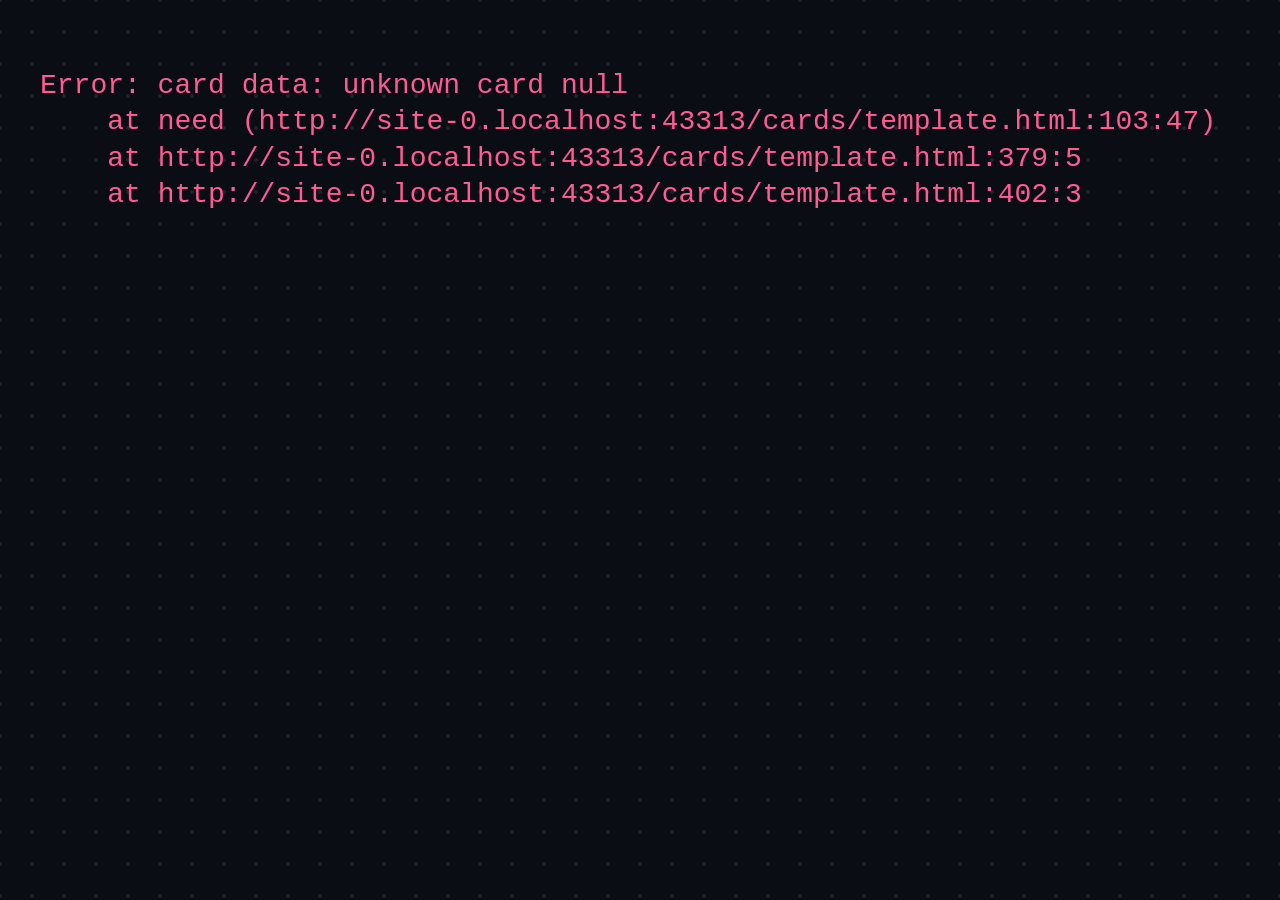
<file: cards/template.html>
<!doctype html>
<html lang="en">
<head>
<meta charset="utf-8">
<link rel="icon" href="data:,">
<title>After the Hack: thread card</title>
<!--
  Thread cards in the site's design (1600x900 CSS px, rendered at 2x by render.py).
  Every number is read at render time from site/data/bundle.js (window.ATH: canonical numbers, derived values,
  facts, charts, the incident index and the verified on-chain messages) or from window.CARD_EXTRA, which render.py
  fills from data/law_enforcement_cases.csv and site screenshots. Nothing numeric is typed into this file.
  Each number is registered with its source key (b()), and render.py writes the card map from that list.
-->
<style>
@font-face { font-family: "Departure"; src: url("/site/assets/fonts/departure-mono.woff2") format("woff2"); }
@font-face { font-family: "Atkinson"; src: url("/site/assets/fonts/atkinson-next.woff2") format("woff2"); font-weight: 200 800; }
@font-face { font-family: "Atkinson Mono"; src: url("/site/assets/fonts/atkinson-mono.woff2") format("woff2"); font-weight: 200 800; }
:root {
  --bg: #0a0d13; --bg-2: #0f141d; --bg-3: #151c28; --line: #222b3a; --line-2: #2f3b4f;
  --ink: #e7ebf1; --ink-2: #a9b3c3; --ink-3: #7f8aa0;
  --ret: #44e3bf; --oth: #8db8ff; --none: #4a5568; --arr: #ff5c93; --dprk: #ffc34d;
  --hatch: repeating-linear-gradient(135deg, rgba(127,138,160,.34) 0 3px, transparent 3px 12px);
  --display: "Departure", monospace; --body: "Atkinson", sans-serif; --mono: "Atkinson Mono", monospace;
}
* { box-sizing: border-box; }
html, body { margin: 0; background: var(--bg); }
#card {
  position: relative; width: 1600px; height: 900px; overflow: hidden; color: var(--ink);
  background-color: var(--bg);
  background-image: radial-gradient(rgba(169,179,195,.13) 1.6px, transparent 2px);
  background-size: 32px 32px; background-position: 16px 16px;
  font: 400 40px/1.3 var(--body);
}
.top { position: absolute; left: 80px; right: 80px; top: 52px; display: flex; justify-content: space-between; align-items: baseline; }
.logo { font: 400 36px/1 var(--display); letter-spacing: .01em; }
.logo i { font-style: normal; color: var(--arr); }
.tagr { font: 500 28px/1 var(--mono); color: var(--ink-3); letter-spacing: .04em; }
.body { position: absolute; left: 80px; right: 80px; top: 136px; bottom: 96px; }
.foot { position: absolute; left: 80px; right: 80px; bottom: 32px; font: 400 24px/1.25 var(--mono); color: var(--ink-3); }
.kick { font: 500 30px/1 var(--mono); color: var(--ink-3); text-transform: uppercase; letter-spacing: .08em; margin: 0 0 22px; }
.h { font: 400 78px/1.04 var(--display); margin: 0; letter-spacing: -.01em; }
.big { font: 400 250px/.86 var(--display); letter-spacing: -.03em; }
.lab { font: 400 42px/1.22 var(--body); color: var(--ink-2); }
.lab b { color: var(--ink); font-weight: 700; }
.c-ret { color: var(--ret); } .c-oth { color: var(--oth); } .c-arr { color: var(--arr); } .c-dprk { color: var(--dprk); } .c-2 { color: var(--ink-2); }
.panel { background: var(--bg-2); border: 2px solid var(--line-2); border-radius: 4px; }
.panel-h { display: flex; justify-content: space-between; gap: 20px; padding: 16px 26px; border-bottom: 2px solid var(--line); font: 500 27px/1.2 var(--mono); color: var(--ink-3); }
.panel-b { padding: 22px 26px 26px; }
.bar { position: relative; height: 72px; }
.bar .full { position: absolute; inset: 0; background: var(--hatch); border: 2px solid var(--line-2); }
.bar .seg { position: absolute; top: 0; bottom: 0; }
.bar .seg.ret { background: var(--ret); } .bar .seg.oth { background: var(--oth); }
.tag { display: inline-block; font: 500 28px/1 var(--mono); padding: 10px 16px 9px; border: 2px solid currentColor; border-radius: 3px; }
.row { display: flex; gap: 60px; }
.msg { background: var(--bg-2); border: 2px solid var(--line); border-radius: 4px; }
.msg-h { display: flex; justify-content: space-between; gap: 20px; padding: 12px 24px; border-bottom: 2px solid var(--line); font: 500 24px/1.2 var(--mono); white-space: nowrap; color: var(--ink-3); }
.msg-h b { font-weight: 700; }
.msg-t { padding: 14px 24px 18px; font: 400 36px/1.28 var(--body); color: var(--ink); white-space: pre-line; overflow-wrap: anywhere; }
.gap { font: 500 28px/1 var(--mono); color: var(--ink-2); padding: 14px 0 14px 26px; border-left: 2px dashed var(--line-2); margin-left: 40px; }
.key { display: flex; flex-wrap: wrap; gap: 10px 34px; font: 400 27px/1.2 var(--mono); color: var(--ink-2); }
.key span { display: inline-flex; align-items: center; gap: 12px; }
.sw { display: inline-block; width: 26px; height: 26px; }
.sw.ret { background: var(--ret); } .sw.oth { background: var(--oth); } .sw.arr { background: var(--arr); }
.sw.none { background: var(--hatch); border: 2px solid var(--line-2); }
.sw.ol-arr { border: 4px solid var(--arr); } .sw.ol-ink { border: 4px solid var(--ink-3); }
.sw.ink { background: var(--ink); } .sw.ol { border: 4px solid var(--ink-2); }
/* hex ledger cells */
.cells { display: grid; gap: 3px; }
.cells i { display: block; background: #222b3a; }
.cells i.r { background: var(--ret); } .cells i.o { background: var(--oth); } .cells i.c { background: var(--arr); }
/* browser frame */
.frame { position: absolute; border: 2px solid var(--line-2); border-radius: 12px; overflow: hidden; background: var(--bg-2); box-shadow: 0 30px 80px rgba(0,0,0,.55); }
.frame-bar { height: 52px; display: flex; align-items: center; gap: 12px; padding: 0 20px; background: var(--bg-3); border-bottom: 2px solid var(--line); }
.frame-bar i { width: 15px; height: 15px; border-radius: 50%; background: var(--line-2); display: block; }
.frame-url { margin-left: 18px; flex: 1; height: 34px; border-radius: 17px; background: var(--bg); color: var(--ink-2); font: 400 22px/34px var(--mono); padding: 0 20px; white-space: nowrap; overflow: hidden; }
.frame img { display: block; width: 100%; }
</style>
<script src="/site/data/bundle.js"></script>
</head>
<body>
<div id="card"></div>
<script>
(function () {
  "use strict";
  const A = window.ATH, X = window.CARD_EXTRA || {};
  const C = {}, CT = {};
  A.canon.numbers.forEach((n) => { C[n.id] = n.numeric; CT[n.id] = n; });
  const NUMS = [];
  /* register a number shown on the card with its source key, return its display text */
  const b = (text, key) => { NUMS.push([String(text), key]); return String(text); };
  const esc = (s) => String(s).replace(/[&<>"]/g, (c) => ({ "&": "&amp;", "<": "&lt;", ">": "&gt;", '"': "&quot;" }[c]));
  const int = (v) => Math.round(v).toLocaleString("en-US");
  const MON = ["Jan", "Feb", "Mar", "Apr", "May", "Jun", "Jul", "Aug", "Sep", "Oct", "Nov", "Dec"];
  const date = (iso) => { const [y, m, d] = iso.slice(0, 10).split("-").map(Number); return `${d} ${MON[m - 1]} ${y}`; };
  const mon = (iso) => { const [y, m] = iso.slice(0, 7).split("-").map(Number); return `${MON[m - 1]} ${y}`; };
  function money(v) {
    if (v >= 1e9) return "$" + (v / 1e9).toFixed(2) + "B";
    if (v >= 1e6) return "$" + (v / 1e6).toFixed(1).replace(/\.0$/, "") + "M";
    if (v >= 1e3) return "$" + Math.round(v / 1e3) + "k";
    return "$" + int(v);
  }
  const pct1 = (v) => (+v).toFixed(1) + "%";
  function need(cond, msg) { if (!cond) throw new Error("card data: " + msg); }
  function rx(cid, field, re) {
    const m = re.exec(CT[cid][field] || "");
    need(m, `${cid}.${field}: pattern not found ${re}`);
    return m;
  }

  /* incident index rows, as on the site */
  const I = A.inc;
  const rows = I.rows.map((a, i) => {
    const m = /(\d{4})(\d{2})(\d{2})/.exec(a[0]);
    const r = { i, id: a[0], name: a[1], loss: a[2] || 0, chain: (I.chains[a[3]] || "").split(";").filter(Boolean).join(", "),
      enf: a[4], rec: a[5], ret: a[6] || 0, oth: a[7] || 0, ch: a[8] || "", dprk: a[9] || 0, alias: a[10] || "",
      date: a[11] || (m ? `${m[1]}-${m[2]}-${m[3]}` : ""), who: a[12] || "", ev: a[13] || "", split: a[14] || "" };
    r.unver = (r.ret > 0 || r.oth > 0) && (r.ev === "x" || "cunvq".includes(r.rec));
    return r;
  });
  const row = (id) => { const r = rows.find((x) => x.id === id); need(r, "index row " + id); return r; };
  const rowBy = (re, pred) => { const r = rows.find((x) => re.test(x.name) && (!pred || pred(x))); need(r, "index row " + re); return r; };
  const Q = Object.fromEntries(A.quotes.map((q) => [q.rank, q]));
  const N = I.rows.length;
  const period = A.built_from.snapshot.period.split("..");
  const ENF = { c: "Someone was arrested or charged for the hack.", l: "Charges only for handling the loot.", v: "Civil or regulatory action only.",
    o: "An arrest on other grounds.", n: "No arrest or charge for this hack found.", u: "Arrest and charge status is not established in this dataset." };
  const DATASET = () => `Source: After the Hack dataset, ${b(int(C.S1.n), "S1.n")} hacks, ${period[0].slice(0, 4)} to ${date(period[1])}.`;

  function gap(a, z) {
    let s = Math.round((Date.parse(z) - Date.parse(a)) / 1000);
    const d = Math.floor(s / 86400); s -= d * 86400;
    const h = Math.floor(s / 3600); s -= h * 3600;
    const m = Math.floor(s / 60); s -= m * 60;
    if (d) return `${d}d ${h}h later`;
    if (h) return `${h}h ${m}m later`;
    return `${m}m ${s}s later`;
  }
  const short = (h) => (h && h.length > 14 ? h.slice(0, 8) + "…" + h.slice(-6) : h || "");
  function msg(q, key) {
    q.segments.join(" ").replace(/0x[0-9a-fA-F]+/g, "").replace(/\$?\d[\d,.]*(?:%|M|k| hours)?/g, (m) => { b(m.replace(/[.,]$/, ""), key + ".segments (verbatim)"); return m; });
    const side = q.side === "attacker" ? "c-arr" : "c-oth";
    const t = q.time.replace("T", " ").replace("Z", "");
    return `<div class="msg"><div class="msg-h"><span><b class="${side}">${esc(q.role_label)}</b></span>
      <span>${b(date(q.time), key + ".time")}, ${b(t.slice(11), key + ".time")} UTC · tx ${esc(short(q.hash))}</span></div>
      <div class="msg-t">${q.segments.map(esc).join(q.complete ? "\n" : " [...] ")}</div></div>`;
  }
  function bar(r, h) {
    const w = (v) => Math.max(0, Math.min(100, (v / r.loss) * 100));
    const ret = r.unver ? 0 : r.ret, oth = r.unver ? 0 : r.oth;
    return `<div class="bar" style="${h ? `height:${h}px` : ""}"><span class="full"></span>${ret ? `<span class="seg ret" style="left:0;width:${w(ret)}%"></span>` : ""}${oth ? `<span class="seg oth" style="left:${w(ret)}%;width:${w(oth)}%"></span>` : ""}</div>`;
  }
  const hexOff = (r) => `cell 0x${r.i.toString(16).padStart(3, "0")} of ${int(N)}`;

  /* ============================================================== cards */
  const CARDS = {};

  CARDS.cover = () => {
    const cells = rows.map((r) => `<i class="${r.enf === "c" ? "c" : (!r.unver && r.ret > 0 ? "r" : (!r.unver && r.oth > 0 ? "o" : ""))}"></i>`).join("");
    const nC = rows.filter((r) => r.enf === "c").length;
    need(nC === C.E2.master_all[0], "index arrest cells != E2");
    need(N === C.S1.n, "index rows != S1.n");
    return { tag: "", src: DATASET() + " One square per hack, oldest first.",
      html: `<p class="kick">Crypto hacks since ${b(period[0].slice(0, 4), "built_from.snapshot.period")}</p>
        <div style="font:400 98px/1.04 var(--display);letter-spacing:-.02em;white-space:nowrap">${b(int(C.S1.n), "S1.n")} hacks.<br><span class="c-2">${b("$" + (C.S1.total_usd / 1e9).toFixed(1) + "B", "S1.total_usd")} stolen.</span></div>
        <p style="position:absolute;left:0;bottom:0;width:640px;font:700 56px/1.16 var(--body);margin:0">Only <span class="c-arr">${b(C.E2.master_all[0], "E2.master_all[0]")}</span> are known to have led to an arrest or charge.</p>
        <div style="position:absolute;right:0;bottom:0;width:609px">
          <div class="key" style="margin-bottom:18px;font-size:25px"><span><i class="sw arr"></i>Arrest or charge</span><span><i class="sw ret"></i>Returned</span><span><i class="sw oth"></i>Other recovery</span></div>
          <div class="cells" style="grid-template-columns:repeat(51,9px);grid-auto-rows:9px;gap:3px">${cells}</div></div>` };
  };

  CARDS.ledger = () => {
    const r = C.R2.pct_of_all, o = C.C4.master_pct, u = A.derived.unrecovered_pct.v;
    need(Math.abs(r + o + u - 100) < 0.2, "R2 + C4 + unrecovered != 100");
    const L = { x: 0, y: 196, w: 380, h: 466 }, RX = 900;
    const nodes = [
      { y: 196, h: 124, share: r, cls: "ret", pct: b(pct1(r), "R2.pct_of_all"), usd: b(money(C.R2.voluntary_usd), "R2.voluntary_usd"), lab: "returned by the attacker or an insider" },
      { y: 340, h: 124, share: o, cls: "oth", pct: b(pct1(o), "C4.master_pct"), usd: b(money(C.C4.master_usd), "C4.master_usd"), lab: "other recorded recovery" },
      { y: 484, h: 178, share: u, cls: "none", pct: b(pct1(u), "derived.unrecovered_pct"), usd: b(money(A.derived.unrecovered_usd.v), "derived.unrecovered_usd"), lab: "no recorded recovery" },
    ];
    let y0 = L.y, paths = "";
    const col = { ret: "rgba(68,227,191,.42)", oth: "rgba(141,184,255,.40)", none: "url(#hz)" };
    nodes.forEach((n) => {
      const hw = L.h * n.share / 100, dh = Math.min(n.h, Math.max(hw, 24)), dy = n.y + (n.h - dh) / 2, x1 = L.x + L.w, x2 = RX, mx = (x1 + x2) / 2;
      paths += `<path d="M${x1},${y0} C${mx},${y0} ${mx},${dy} ${x2},${dy} L${x2},${dy + dh} C${mx},${dy + dh} ${mx},${y0 + hw} ${x1},${y0 + hw} Z" fill="${col[n.cls]}"/>`;
      y0 += hw;
    });
    const unv = (C.C1.pct_ex_unverified !== undefined && Math.abs(C.C1.pct - C.C1.pct_ex_unverified) >= 0.05)
      ? ` One amount in the totals is reported but not verified; without it, ${b(pct1(C.C1.pct_ex_unverified), "C1.pct_ex_unverified")}.` : "";
    return { tag: "Where the money went", src: `Includes company claims and unchecked outcomes. Other recovery: freezes, seizures, rollbacks, rescues and other routes.${unv}`,
      html: `<p class="h" style="font-size:66px;max-width:1200px"><span class="c-ret">${b(pct1(C.C1.pct), "C1.pct")}</span> of the ${b(money(C.S1.total_usd), "S1.total_usd")} stolen<br>has a recorded recovery.</p>
        <svg width="1440" height="668" style="position:absolute;left:0;top:0" aria-hidden="true"><defs><pattern id="hz" width="12" height="12" patternUnits="userSpaceOnUse" patternTransform="rotate(45)"><rect width="12" height="12" fill="rgba(74,85,104,.18)"/><rect width="3" height="12" fill="rgba(127,138,160,.36)"/></pattern></defs>${paths}</svg>
        <div class="panel" style="position:absolute;left:${L.x}px;top:${L.y}px;width:${L.w}px;height:${L.h}px;display:flex;flex-direction:column;justify-content:center;padding:0 34px">
          <div style="font:400 84px/1 var(--display)">${b(money(C.S1.total_usd), "S1.total_usd")}</div><div class="lab" style="margin-top:14px">stolen in ${b(int(C.S1.n), "S1.n")} hacks</div></div>
        ${nodes.map((n) => `<div style="position:absolute;left:${RX}px;top:${n.y}px;width:540px;height:${n.h}px;padding:12px 26px;display:flex;flex-direction:column;justify-content:center;${n.cls === "none" ? "border:2px dashed var(--ink-3);background:var(--bg) var(--hatch)" : `background:var(--bg-2);border:2px solid var(--line-2);border-left:10px solid var(--${n.cls})`}">
          <div style="display:flex;gap:26px;align-items:baseline"><span style="font:400 64px/1 var(--display)" class="${n.cls === "none" ? "" : "c-" + n.cls}">${n.pct}</span><span style="font:400 36px/1 var(--mono);color:var(--ink-2)">${n.usd}</span></div>
          <div style="font:400 36px/1.15 var(--body);color:var(--ink-2);margin-top:8px">${n.lab}</div></div>`).join("")}` };
  };

  CARDS.poly = () => {
    const r = row("20210810-poly-network");
    need(r.ret > 0 && r.oth > 0 && r.who === "a", "Poly row shape");
    const k = "inc.rows[20210810-poly-network]";
    const p = Math.round(r.ret / r.loss * 100);
    return { tag: hexOff(r), src: `${DATASET()} Loss is the tracker-reported USD at the time of the hack.`,
      html: `<p class="kick">Case file · ${b(date(r.date), k + ".date")}</p>
        <div style="font:400 120px/1 var(--display)">${esc(r.name)}</div>
        <p class="lab" style="margin:22px 0 40px">Reported loss <b>${b(money(r.loss), k + ".loss")}</b> · ${esc(r.chain)}</p>
        ${bar(r, 90)}
        <div class="row" style="margin-top:46px;gap:110px">
          <div><div style="font:400 150px/.9 var(--display)" class="c-ret">${b(money(r.ret), k + ".ret")}</div><p class="lab" style="margin:16px 0 0">returned by the attacker, ${b(p + "%", k + ".ret / loss")} of the loss</p></div>
          <div><div style="font:400 150px/.9 var(--display)" class="c-oth">${b(money(r.oth), k + ".oth")}</div><p class="lab" style="margin:16px 0 0">frozen</p></div>
        </div>
        <p style="position:absolute;left:0;bottom:0;margin:0;font:700 44px/1.2 var(--body)">${ENF[r.enf]}</p>` };
  };

  CARDS.euler = () => {
    const r = row("20230313-euler-v1"), k = `inc.rows[${r.id}]`;
    need(r.ret >= r.loss, "Euler fully recovered");
    const a = Q[7], z = Q[6];
    need(/Euler/.test(a.case) && /Euler/.test(z.case), "Euler quotes");
    return { tag: "On chain · " + b(mon(r.date), k + ".date"), src: `Decoded transaction input data, Ethereum. Text verbatim. ${DATASET()}`,
      html: `<p class="h" style="font-size:58px">Euler lost ${b(money(r.loss), k + ".loss")}.<br>It got all of it back.</p>
        <div style="margin-top:24px">${msg(a, "quotes[rank 7]")}<div class="gap">${b(gap(a.time, z.time), "quotes[rank 7,6].time")}</div>${msg(z, "quotes[rank 6]")}</div>` };
  };

  CARDS.bybit = () => {
    const r = row("20250221-bybit"), k = `inc.rows[${r.id}]`;
    const m = rx("F1", "definition", /Tether freeze in Bybit caught \$(\d+)k of about \$([\d.]+)B, about ([\d.]+)%/);
    need(A.facts.bybit_tether.v === "$" + m[1] + "k", "F1 and F2 Bybit Tether figures differ");
    const share = (+m[1] * 1e3) / (+m[2] * 1e9) * 100, nCell = Math.max(1, Math.round(share / 0.01));
    const cells = Array.from({ length: 10000 }, (_, i) => i);
    const hot = new Set(cells.slice(0, nCell).map((i) => 4262 + i));
    return { tag: b(date(r.date), k + ".date"), src: `Loss as estimated by Bybit and Elliptic; the incident index uses the tracker's ${b(money(r.loss), k + ".loss")}. Attribution: FBI. ${DATASET()}`,
      html: `<div style="position:absolute;left:0;top:0;width:760px">
          <p class="kick">Bybit</p>
          <span class="tag c-dprk">North Korea, government attribution</span>
          <div class="big c-oth" style="font-size:230px;margin-top:56px">${b("$" + m[1] + "k", "F1.definition / facts.bybit_tether")}</div>
          <p class="lab" style="margin:26px 0 0;font-size:46px">frozen by Tether, out of about <b>${b("$" + m[2] + "B", "F1.definition")}</b> stolen.</p>
          <p style="font:400 92px/1 var(--display);margin:40px 0 0">≈ ${b(m[3] + "%", "F1.definition")}</p></div>
        <div style="position:absolute;right:0;top:0;width:520px">
          <svg width="520" height="520" viewBox="0 0 100 100" shape-rendering="crispEdges" style="display:block;background:#1a2130">
            <defs><pattern id="g" width="1" height="1" patternUnits="userSpaceOnUse"><rect width="1" height="1" fill="none" stroke="rgba(127,138,160,.55)" stroke-width=".14"/></pattern></defs>
            <pattern id="g10" width="10" height="10" patternUnits="userSpaceOnUse"><rect width="10" height="10" fill="none" stroke="rgba(169,179,195,.55)" stroke-width=".35"/></pattern><rect width="100" height="100" fill="url(#g)"/><rect width="100" height="100" fill="url(#g10)"/>
            ${[...hot].map((i) => `<rect x="${i % 100}" y="${Math.floor(i / 100)}" width="1" height="1" fill="#8db8ff"/>`).join("")}
            ${[...hot].map((i) => `<circle cx="${i % 100 + .5}" cy="${Math.floor(i / 100) + .5}" r="5" fill="none" stroke="#8db8ff" stroke-width=".5"/>`).join("")}
          </svg>
          <p style="font:400 28px/1.25 var(--mono);color:var(--ink-2);margin:18px 0 0">10,000 squares = the theft.<br>The blue one is what Tether froze.</p></div>` };
  };

  CARDS.dprk = () => {
    const r = row("20220323-ronin-bridge"), k = `inc.rows[${r.id}]`;
    need(r.dprk === 2, "Ronin government tier");
    return { tag: "North Korea", src: `Government: FBI, DOJ, OFAC, UN or multilateral reports, joint statements, Korean or Japanese police. Recovery counts company claims.`,
      html: `<div class="row" style="gap:90px">
          <div style="width:700px"><div class="big c-dprk" style="font-size:200px">${b(pct1(C.D1.gov.pct), "D1.gov.pct")}</div>
            <p class="lab" style="margin:20px 0 0">of all stolen dollars came from hacks a government attributes to North Korea.</p></div>
          <div style="width:620px"><div class="big" style="font-size:200px">${b(pct1(C.D3.gov_only_pct), "D3.gov_only_pct")}</div>
            <p class="lab" style="margin:20px 0 0">of those dollars is recorded as recovered or frozen.</p></div></div>
        <div class="panel" style="position:absolute;left:0;right:0;bottom:0">
          <div class="panel-h"><span>Case file · ${esc(r.name)} · ${b(date(r.date), k + ".date")}</span><span class="c-dprk">North Korea, government attribution</span></div>
          <div class="panel-b" style="display:flex;gap:40px;align-items:center">
            <div style="flex:0 0 520px">${bar(r, 56)}</div>
            <div style="font:400 38px/1.25 var(--body)">Lost <b>${b(money(r.loss), k + ".loss")}</b>. ${esc(I.lines[r.id]).replace(/\$30M/, b(money(r.oth), k + ".oth")).replace(" No arrest", "<br><span class='c-2'>No arrest").replace(/found\.$/, "found.</span>")}</div></div></div>` };
  };

  CARDS.ftx = () => {
    const r = row("20221112-ftx"), k = `inc.rows[${r.id}]`;
    const cs = (X.cases || []).filter((c) => /^FTX-/.test(c.case_id));
    need(cs.length === 3, "three FTX case rows");
    need(/^Three people were charged/.test(I.lines[r.id] || ""), "FTX line in inc.lines");
    const vc = /"([^"]+)"/.exec(cs[0].incident); need(vc, "victim name in FTX case row");
    const st = (c) => {
      let m;
      if ((m = /pleaded guilty (\d{4}-\d\d-\d\d)/.exec(c.outcome))) {
        const p = /(\d+) months probation/.exec(c.outcome);
        return `<span class="c-arr">Pleaded guilty</span>, ${b(date(m[1]), c.case_id + ".outcome")}${p ? `. ${b(p[1], c.case_id + ".outcome")} months probation` : ""}.`;
      }
      if ((m = /plea agreement filed \(.*?under seal (\d{4}-\d\d-\d\d)/.exec(c.outcome))) return `<span class="c-arr">Plea agreement on file</span>, filed ${b(date(m[1]), c.case_id + ".outcome")}.`;
      if ((m = /no public disposition found.*?as of (\d{4}-\d\d-\d\d)/.exec(c.outcome))) return `No public disposition found as of ${b(date(m[1]), c.case_id + ".outcome")}.`;
      throw new Error("unrecognised FTX outcome: " + c.case_id);
    };
    const order = cs.slice().sort((x, y) => (/pleaded guilty/.test(y.outcome) - /pleaded guilty/.test(x.outcome)) || (/plea agreement/.test(y.outcome) - /plea agreement/.test(x.outcome)));
    return { tag: hexOff(r), src: `The indictment calls the victim "${esc(vc[1])}"; the link to FTX is from reporting. Case records: data/law_enforcement_cases.csv.`,
      html: `<p class="kick">Case file · ${b(date(r.date), k + ".date")}</p>
        <div style="font:400 104px/1 var(--display)">FTX hack</div>
        <p class="lab" style="margin:22px 0 34px">Reported loss <b>${b(money(r.loss), k + ".loss")}</b>. <b>${b(cs.length === 3 ? "Three" : cs.length, "law_enforcement_cases.csv FTX-*")}</b> people charged over a SIM-swap theft linked to it. Tether froze about <b>${b(money(r.oth), k + ".oth")}</b>.</p>
        <div class="panel">${order.map((c, j) => `<div style="display:flex;gap:40px;padding:22px 30px;${j ? "border-top:2px solid var(--line)" : ""}"><span style="flex:0 0 420px;font:500 40px/1.25 var(--mono)">${esc(c.defendant)}</span><span style="font:400 40px/1.25 var(--body)">${st(c)}</span></div>`).join("")}</div>` };
  };

  CARDS.bounty = () => {
    const a = Q[2], z = Q[3];
    need(/Shezmu/.test(a.case) && /Shezmu/.test(z.case), "Shezmu quotes");
    const ch0 = C.C3.channels[0]; need(/voluntary/.test(ch0.channel), "C3 channel 0 is voluntary return");
    return { tag: "On chain", src: `Offers: ${b(A.derived.openings_table_n.v, "derived.openings_table_n")} on-chain opening offers since 2020. Messages: decoded input data, verbatim. ${DATASET()}`,
      html: `<div style="position:absolute;left:0;top:0;width:520px">
          <div class="big" style="font-size:190px">${b(A.derived.opening_median_pct.v + "%", "derived.opening_median_pct")}</div>
          <p class="lab" style="margin:16px 0 0;font-size:38px">is the usual opening bounty offer, the median every year since ${b(C.R3.opening_yearly_median_10_since, "R3.opening_yearly_median_10_since")}.</p>
          <div style="font:400 104px/1 var(--display);margin-top:40px" class="c-ret">${b(ch0.pct + "%", "C3.channels[0].pct")}</div>
          <p class="lab" style="margin:12px 0 0;font-size:38px">of recovered dollars was handed back by attackers or insiders.</p></div>
        <div style="position:absolute;right:0;top:0;width:880px;--mt:33px">
          <p class="kick" style="margin-bottom:14px">Shezmu · ${b(mon(a.time), "quotes[rank 2].time")}</p>
          ${msg(a, "quotes[rank 2]")}<div class="gap">${b(gap(a.time, z.time), "quotes[rank 2,3].time")}</div>${msg(z, "quotes[rank 3]")}</div>` };
  };

  CARDS.arrests = () => {
    const T = A.charts.top100; need(T.length === 100, "top100 length");
    const cnt = A.charts.top100_counts;
    need(cnt.charged_for_hack === C.E1.top100_strict, "top100 counts vs E1");
    const cls = (s) => ({ charged_for_hack: "background:var(--arr)", laundering_side_only: "border:5px solid var(--arr)", civil_or_regulatory_only: "border:5px solid var(--ink-3)", not_for_the_hack: "border:5px solid var(--ink-3)" }[s] || "background:var(--hatch);border:2px solid var(--line-2)");
    const E3 = C.E3;
    const mo = (E3.median_days_2016_plus_in_headline_scope / 30.4375).toFixed(1);
    return { tag: "Arrests", src: `Searched for the largest hacks and a list of known cases, so counts are floors. One match is inferred. ${DATASET()}`,
      html: `<div style="position:absolute;left:0;top:0;width:700px">
          <div class="big c-arr" style="font-size:230px">${b(C.E1.top100_strict, "E1.top100_strict")}</div>
          <p class="lab" style="margin:16px 0 0;font-size:40px">of the 100 largest hacks led to an arrest or charge for the hack itself.</p>
          <div style="font:400 80px/1 var(--display);margin-top:38px">${b(E3.median_days_2016_plus_in_headline_scope, "E3.median_days_2016_plus_in_headline_scope")} days</div>
          <p class="lab" style="margin:10px 0 0;font-size:34px">median to the first recorded action against a person, about ${b(mo, "E3.median_days_2016_plus_in_headline_scope / 30.4375")} months (${b(E3.n_2016_plus_in_headline_scope, "E3.n_2016_plus_in_headline_scope")} cases, including laundering cases and one employee detention).</p></div>
        <div style="position:absolute;right:0;top:0;width:720px">
          <div style="display:grid;grid-template-columns:repeat(10,44px);gap:8px;width:512px;margin-left:auto">${T.map((t) => `<i style="display:block;height:44px;position:relative;${cls(t.status)}">${t.dprk_gov ? '<b style="position:absolute;right:4px;top:4px;width:12px;height:12px;border-radius:50%;background:var(--dprk)"></b>' : ""}</i>`).join("")}</div>
          <div class="key" style="margin-top:22px;font-size:24px;gap:8px 22px;justify-content:flex-end"><span><i class="sw arr"></i>Charged for the hack ${b(cnt.charged_for_hack, "charts.top100_counts.charged_for_hack")}</span><span><i class="sw ol-arr"></i>Laundering only ${b(cnt.laundering_side_only, "charts.top100_counts.laundering_side_only")}</span><span><i class="sw ol-ink"></i>Other action ${b(cnt.civil_or_regulatory_only + cnt.not_for_the_hack, "charts.top100_counts.civil_or_regulatory_only + not_for_the_hack")}</span><span><i class="sw none"></i>None found ${b(cnt.none_found, "charts.top100_counts.none_found")}</span><span><i class="sw" style="width:16px;height:16px;border-radius:50%;background:var(--dprk)"></i>North Korea, government</span></div></div>` };
  };

  CARDS.court = () => {
    const cs = Object.fromEntries((X.cases || []).map((c) => [c.case_id, c]));
    const u = cs["URAN-1"], m = cs["MANGO-1"];
    need(u && m, "URAN-1 and MANGO-1 case rows");
    const uc = /convicted by jury on all counts (\d{4}-\d\d-\d\d)/.exec(u.outcome); need(uc, "Uranium conviction date");
    const us = /sentencing reported for (\d{4}-\d\d-\d\d)/.exec(u.outcome);
    const mv = /convicted (\d{4}-\d\d-\d\d).*?(\d{4}-\d\d-\d\d) opinion.*?vacated.*?acquittal on count 3.*?notice of appeal filed (\d{4}-\d\d-\d\d)/.exec(m.outcome); need(mv, "Mango outcome");
    const o = C.E4.outcomes;
    const G = [["convicted_or_pleaded", "var(--arr)", "Convicted, pleaded guilty or plea agreement"], ["at_large_or_not_in_custody", "var(--hatch)", "Charged; no public custody record"],
      ["pending", "var(--ink-3)", "Pending"], ["acquitted", "var(--ink)", "Acquitted"], ["conviction_vacated_or_acquitted_appeal_pending", "var(--oth)", "Vacated, appeal pending"], ["outcome_unknown", "var(--line-2)", "Unknown"]];
    const tot = G.reduce((s, g) => s + o[g[0]], 0); need(tot === C.E4.individuals, "E4 outcomes sum");
    const panel = (c, title, head, body, color) => `<div class="panel" style="flex:1"><div class="panel-h"><span>${esc(title)}</span><span>${esc(c.defendant)}</span></div>
      <div class="panel-b"><div style="font:400 64px/1.05 var(--display)" class="${color}">${head}</div><p class="lab" style="margin:14px 0 0;font-size:36px">${body}</p></div></div>`;
    return { tag: "In court", src: `Case records: data/law_enforcement_cases.csv (DOJ releases and dockets). ${DATASET()}`,
      html: `<p class="h" style="font-size:60px">Court cases cut both ways.</p>
        <div class="row" style="gap:36px;margin-top:26px">
          ${panel(u, "Uranium Finance", "Convicted", `By a jury on all counts, ${b(date(uc[1]), "URAN-1.outcome")}.${us ? ` Sentencing reported for ${b(date(us[1]), "URAN-1.outcome")}.` : ""}`, "c-arr")}
          ${panel(m, "Mango Markets", "Overturned", `Convicted ${b(date(mv[1]), "MANGO-1.outcome")}. In ${b(mon(mv[2]), "MANGO-1.outcome")} a judge vacated two counts and acquitted on the third. The US appealed.`, "c-oth")}
        </div>
        <div style="position:absolute;left:0;right:0;bottom:0">
          <p style="font:400 32px/1.2 var(--body);color:var(--ink-2);margin:0 0 12px">What happened to the <b style="color:var(--ink)">${b(C.E4.individuals, "E4.individuals")}</b> people charged over a hack or its laundering</p>
          <div style="display:flex;gap:6px">${G.flatMap((g) => Array.from({ length: o[g[0]] }, () => `<i style="flex:1;height:38px;background:${g[1]};${g[0] === "at_large_or_not_in_custody" ? "border:2px solid var(--line-2)" : ""}"></i>`)).join("")}</div>
          <div class="key" style="margin-top:12px;font-size:23px;gap:6px 22px">${G.map((g) => `<span><i class="sw" style="background:${g[1]};${g[0] === "at_large_or_not_in_custody" ? "border:2px solid var(--line-2)" : ""}"></i>${g[2]} ${b(o[g[0]], "E4.outcomes." + g[0])}</span>`).join("")}</div></div>` };
  };

  CARDS.chain = () => {
    const ce = rowBy(/^Cetus/), cr = rowBy(/^Tectonic$/, (r) => r.ch === "k" && r.oth > 0);
    const kc = `inc.rows[${ce.id}]`, kr = `inc.rows[${cr.id}]`;
    need(ce.oth === C.M5.frozen_usd, "Cetus frozen != M5");
    const crp = cr.oth / cr.loss * 100;
    need(Math.abs(crp - parseFloat(A.facts.cronos_pct.v)) < 0.06, "Tectonic share != F1 Cronos restored share");
    const col = (r, k, big, lab, sub) => `<div style="flex:1"><p class="kick" style="margin-bottom:14px">${esc(r.name.replace(/ CLMM$/, ""))} · ${b(mon(r.date), k + ".date")}</p>
      <div style="font:400 150px/.9 var(--display)" class="c-oth">${big}</div><p class="lab" style="margin:20px 0 24px;min-height:150px;font-size:38px">${lab}</p>${bar(r, 56)}
      <p style="font:400 32px/1.25 var(--mono);color:var(--ink-2);margin:16px 0 0">${sub}</p></div>`;
    return { tag: "Chain interventions", src: `Cetus: canonical M5. Cronos (Tectonic): F1 and the recovery events. ${DATASET()}`,
      html: `<p class="h" style="font-size:52px">Sometimes the chain itself steps in.</p>
        <div class="row" style="gap:100px;margin-top:34px">
          ${col(ce, kc, b(money(ce.oth), kc + ".oth / M5.frozen_usd"), "frozen by Sui validators by the next day.", `${b(pct1(C.M5.frozen_pct), "M5.frozen_pct")} of the ${b(money(ce.loss), kc + ".loss")} loss`)}
          ${col(cr, kr, b(money(cr.oth), kr + ".oth"), `restored after Cronos spotted the attack in ${b(A.facts.cronos_minutes.v, "facts.cronos_minutes")}, halted the chain and rolled it back.`, `${b(A.facts.cronos_pct.v, "facts.cronos_pct")} of the ${b(money(cr.loss), kr + ".loss")} loss`)}
        </div>` };
  };

  function shotCard(key, title, url) {
    const img = X.shots && X.shots[key];
    need(img, "site screenshot " + key);
    return { bare: true, src: "",
      html: `<p style="position:absolute;left:80px;top:46px;margin:0;font:400 62px/1 var(--display)">${title}</p>
        <div class="frame" style="left:210px;top:138px;width:1180px"><div class="frame-bar"><i></i><i></i><i></i><span class="frame-url">${esc(url)}</span></div><img src="${img}" alt=""></div>` };
  }
  CARDS.site_lookup = () => shotCard("lookup", "Every hack has a case file", (X.site_host || "") + "/#lookup");
  CARDS.site_home = () => shotCard("home", "Every number, with its sources", X.site_host || "");

  /* ============================================================== render */
  const id = new URLSearchParams(location.search).get("card");
  const card = document.getElementById("card");
  try {
    need(CARDS[id], "unknown card " + id);
    const o = CARDS[id]();
    card.innerHTML = (o.bare ? "" : `<div class="top"><span class="logo">After<i>_</i>the<i>_</i>Hack</span><span class="tagr">${o.tag || ""}</span></div>
      <div class="body">${o.html}</div><div class="foot">${o.src}</div>`) + (o.bare ? o.html : "");
  } catch (e) {
    card.innerHTML = `<pre style="color:#ff5c93;font-size:28px;padding:40px;white-space:pre-wrap">${esc(e.stack || e)}</pre>`;
    window.__error = String(e);
  }
  window.__nums = NUMS;
  window.__overflow = () => {
    const box = card.getBoundingClientRect(), bad = [];
    card.querySelectorAll("*").forEach((el) => {
      if (el.closest("svg") && el.tagName !== "svg") return;
      const r = el.getBoundingClientRect();
      if (r.width && (r.right > box.right + 1 || r.bottom > box.bottom + 1 || r.left < box.left - 1)) bad.push(el.tagName + "." + el.className + " " + (el.textContent || "").slice(0, 40));
      if (el.scrollWidth > el.clientWidth + 2 && getComputedStyle(el).overflow === "hidden" && !el.classList.contains("frame-url")) bad.push("clip " + el.tagName + "." + el.className);
    });
    const bd = card.querySelector(".body"), ft = card.querySelector(".foot");
    if (bd) bd.querySelectorAll(":scope > *").forEach((el) => { const r = el.getBoundingClientRect(); if (r.bottom > bd.getBoundingClientRect().bottom + 1) bad.push("below body: " + el.tagName + "." + el.className + " " + (el.textContent || "").slice(0, 40)); });
    if (bd && ft && ft.textContent.trim() && ft.getBoundingClientRect().top < bd.getBoundingClientRect().bottom - 1) bad.push("foot overlaps body");
    return bad.slice(0, 8);
  };
  document.fonts.ready.then(() => { window.__ready = true; });
})();
</script>
</body>
</html>
</file>
<file: site/assets/style.css>
/* After the Hack: forensic trace theme.
   Color encodes outcome everywhere on the page:
   mint = returned by the attacker or an insider, ice = frozen, seized or recovered another way,
   hatched slate = no recorded recovery, pink = arrested or charged, amber = North Korea (government attribution). */

@font-face { font-family: "Departure"; src: url("fonts/departure-mono.woff2") format("woff2"); font-display: swap; }
@font-face { font-family: "Atkinson"; src: url("fonts/atkinson-next.woff2") format("woff2"); font-weight: 200 800; font-display: swap; }
@font-face { font-family: "Atkinson Mono"; src: url("fonts/atkinson-mono.woff2") format("woff2"); font-weight: 200 800; font-display: swap; }

:root {
  --bg: #0a0d13;
  --bg-2: #0f141d;
  --bg-3: #151c28;
  --line: #222b3a;
  --line-2: #2f3b4f;
  --ink: #e7ebf1;
  --ink-2: #a9b3c3;
  --ink-3: #7f8aa0;
  --ret: #44e3bf;
  --oth: #8db8ff;
  --none: #4a5568;
  --arr: #ff5c93;
  --dprk: #ffc34d;
  --hatch: repeating-linear-gradient(135deg, rgba(127,138,160,.30) 0 1.5px, transparent 1.5px 6px);
  --display: "Departure", "Atkinson Mono", ui-monospace, monospace;
  --body: "Atkinson", system-ui, -apple-system, "Segoe UI", sans-serif;
  --mono: "Atkinson Mono", ui-monospace, "SFMono-Regular", Menlo, monospace;
  --wrap: 1240px;
  --gut: 16px;
  color-scheme: dark;
}
@media (min-width: 700px) { :root { --gut: 32px; } }

* { box-sizing: border-box; }
html { -webkit-text-size-adjust: 100%; scroll-padding-top: 64px; }
@media (prefers-reduced-motion: no-preference) { html { scroll-behavior: smooth; } }
body {
  margin: 0; background: var(--bg); color: var(--ink);
  font: 400 18px/1.55 var(--body);
  overflow-x: hidden;
}
img, svg { display: block; max-width: 100%; }
a { color: var(--ink); text-decoration-color: var(--ink-3); text-underline-offset: 3px; }
a:hover { text-decoration-color: var(--ink); }
:focus-visible { outline: 2px solid var(--ink); outline-offset: 2px; }
p { margin: 0 0 1em; }
h1, h2, h3 { font-weight: 400; margin: 0; }
button { font: inherit; color: inherit; }
.sr { position: absolute !important; width: 1px; height: 1px; overflow: hidden; clip: rect(0 0 0 0); white-space: nowrap; }

.skip { position: absolute; left: 8px; top: -60px; z-index: 50; background: var(--ink); color: var(--bg); padding: 10px 14px; font-weight: 700; }
.skip:focus { top: 8px; }

.wrap { max-width: var(--wrap); margin: 0 auto; padding: 0 var(--gut); }
.prose { max-width: 66ch; }
.prose p, .lead { color: var(--ink-2); }
.lead { font-size: 20px; line-height: 1.5; max-width: 62ch; }
.lead strong, .prose strong { color: var(--ink); font-weight: 700; }
.small { font-size: 15px; color: var(--ink-3); line-height: 1.5; }

/* ------------------------------------------------------------ top bar */
.bar {
  position: sticky; top: 0; z-index: 20;
  background: rgba(10,13,19,.94); border-bottom: 1px solid var(--line);
  backdrop-filter: blur(6px);
}
.bar .wrap { display: flex; align-items: center; gap: 20px; height: 52px; }
.mark { font: 22px/1 var(--display); text-decoration: none; white-space: nowrap; letter-spacing: 0; }
.mark i { font-style: normal; color: var(--arr); }
.nav { flex: 1; min-width: 0; overflow-x: auto; scrollbar-width: none; }
.nav::-webkit-scrollbar { display: none; }
.nav ul { display: flex; gap: 2px; list-style: none; margin: 0; padding: 0; }
.nav a { display: block; padding: 8px 10px; font-size: 15px; color: var(--ink-2); text-decoration: none; white-space: nowrap; border-radius: 3px; }
.nav a:hover, .nav a[aria-current="true"] { color: var(--ink); background: var(--bg-3); }
.bar-out { display: none; gap: 6px; }
.bar-out a { font-size: 15px; padding: 7px 12px; border: 1px solid var(--line-2); border-radius: 3px; text-decoration: none; white-space: nowrap; }
.bar-out a:hover { border-color: var(--ink-2); }
@media (min-width: 1100px) { .bar-out { display: flex; } .nav a { padding: 8px 7px; } }
@media (max-width: 1099px) { .nav { mask-image: linear-gradient(90deg, transparent 0, #000 14px, #000 calc(100% - 22px), transparent); } }
@media (max-width: 699px) { .bar .wrap { gap: 10px; } .mark { font-size: 16.5px; } .nav a { padding: 8px 8px; font-size: 14px; } }

/* ------------------------------------------------------------ hero */
.hero { position: relative; padding: 24px 0 36px; border-bottom: 1px solid var(--line); overflow: hidden; }
.hero::before { /* tracing-canvas dot grid */
  content: ""; position: absolute; inset: 0; pointer-events: none;
  background-image: radial-gradient(rgba(169,179,195,.13) 1px, transparent 1.2px);
  background-size: 22px 22px; background-position: 11px 11px;
  mask-image: linear-gradient(180deg, #000 40%, transparent);
}
.hero .wrap { position: relative; display: grid; gap: 18px; }
@media (min-width: 700px) { .hero .wrap { gap: 32px; } .hero { padding: 40px 0 56px; } }
@media (min-width: 1100px) {
  .hero .wrap { grid-template-columns: minmax(0, 11fr) minmax(0, 13fr); grid-template-areas: "t f" "c f"; column-gap: 48px; row-gap: 0; }
  .hero-text { grid-area: t; align-self: end; } .trace { grid-area: f; align-self: center; } .hero-cta { grid-area: c; align-self: start; }
  .hero { padding: 64px 0 72px; }
}
.h1 { font: 40px/1.04 var(--display); letter-spacing: -0.01em; }
.h1 > span { display: block; }
.h1 .l2 { color: var(--ink-2); }
@media (min-width: 480px) { .h1 { font-size: 55px; } }
@media (min-width: 1100px) { .h1 { font-size: 55px; } }
.h1-sub { font: 700 22px/1.3 var(--body); margin: 14px 0 0; max-width: 26ch; }
.h1-sub b { color: var(--arr); font-weight: 700; }
.hero-dek { margin: 10px 0 0; color: var(--ink-2); max-width: 44ch; }
.hero-cta { display: flex; flex-wrap: wrap; gap: 10px; }
@media (min-width: 1100px) { .hero-cta { margin-top: 24px; } }

.btn {
  display: inline-flex; align-items: center; gap: 8px; min-height: 44px;
  padding: 9px 16px; border-radius: 3px; border: 1px solid var(--line-2);
  background: var(--bg-2); color: var(--ink); font: 700 16px/1.2 var(--body);
  text-decoration: none; cursor: pointer;
}
.btn:hover { border-color: var(--ink-2); }
.btn.solid { background: var(--ink); color: var(--bg); border-color: var(--ink); }
.btn.solid:hover { background: #fff; }
.btn.sm { min-height: 36px; padding: 6px 11px; font-size: 14px; font-weight: 700; }
.btn svg { width: 16px; height: 16px; }

/* trace graph */
.trace { margin: 0; }
.trace-head { display: flex; justify-content: space-between; align-items: center; gap: 12px; margin-bottom: 12px; }
.trace-head p { margin: 0; font-size: 15px; color: var(--ink-3); }
.trace-stage { position: relative; display: grid; grid-template-columns: 30% 1fr 46%; align-items: center; min-height: 330px; }
.trace-svg { position: absolute; inset: 0; width: 100%; height: 100%; pointer-events: none; overflow: visible; }
.tnode { position: relative; z-index: 1; border: 1px solid var(--line-2); background: var(--bg-2); padding: 12px 14px; border-radius: 3px; }
.tnode .amt { display: block; font: 33px/1 var(--display); }
.tnode .pct { font: 22px/1 var(--display); }
.tnode .lab { display: block; font-size: 15px; line-height: 1.35; color: var(--ink-2); margin-top: 6px; }
.tn-root { grid-column: 1; border-color: var(--ink-3); display: flex; flex-direction: column; justify-content: center; min-height: 260px; background-image: linear-gradient(90deg, transparent calc(100% - 3px), var(--ink-3) calc(100% - 3px)); }
.tn-root .amt { font-size: 33px; }
.tn-col { grid-column: 3; display: flex; flex-direction: column; gap: 12px; }
a.tnode { text-decoration: none; display: block; color: var(--ink); }
a.tnode:hover { border-color: var(--ink-2); }
.tn-ret { border-left: 4px solid var(--ret); }
.tn-ret .amt, .tn-ret .pct { color: var(--ret); }
.tn-oth { border-left: 4px solid var(--oth); }
.tn-oth .amt, .tn-oth .pct { color: var(--oth); }
.tn-none { border: 1px dashed var(--ink-3); background-color: var(--bg); background-image: var(--hatch); min-height: 170px; display: flex; flex-direction: column; justify-content: flex-end; }
.tn-none .amt { font-size: 44px; }
.tn-none .lab { color: var(--ink); }
.tnode .row { display: flex; align-items: baseline; justify-content: space-between; gap: 8px; flex-wrap: wrap; }
.trace-foot { margin-top: 10px; display: flex; justify-content: space-between; gap: 10px 16px; align-items: flex-start; }
.trace-foot p { margin: 6px 0 0; font-size: 14px; color: var(--ink-3); max-width: 56ch; }
details.fn { flex: 1; min-width: 0; font-size: 14px; color: var(--ink-3); }
details.fn > summary { cursor: pointer; list-style: none; display: inline-flex; align-items: center; gap: 8px; min-height: 32px; }
details.fn > summary::-webkit-details-marker { display: none; }
details.fn > summary::after { content: "i"; flex: none; width: 18px; height: 18px; display: inline-grid; place-items: center; font: 13px/1 var(--display); border: 1px solid var(--line-2); border-radius: 50%; color: var(--ink-2); }
details.fn[open] > summary::after { content: "x"; }
details.fn > summary:hover { color: var(--ink-2); }
@media (max-width: 699px) {
  .trace-stage { grid-template-columns: 34% 1fr 52%; min-height: 280px; }
  .tnode { padding: 9px 10px; }
  .tnode .amt, .tn-root .amt { font-size: 22px; }
  .tn-none .amt { font-size: 27.5px; }
  .tnode .pct { font-size: 16.5px; }
  .tnode .lab { font-size: 13.5px; }
  .tn-none { min-height: 132px; }
  .tn-root { min-height: 220px; }
  .tn-col { gap: 9px; }
}

/* ------------------------------------------------------------ sections */
.sec { padding: 72px 0; border-bottom: 1px solid var(--line); }
@media (max-width: 699px) { .sec { padding: 52px 0; } }
.sec-head { margin-bottom: 28px; }
.kick { display: flex; flex-wrap: wrap; align-items: center; gap: 6px 12px; font: 22px/1.2 var(--display); color: var(--ink-3); margin-bottom: 14px; }
.kick b { font-weight: 400; color: var(--ink); background: var(--bg-3); border: 1px solid var(--line-2); padding: 3px 7px 4px; }
.h2 { font: 33px/1.12 var(--display); max-width: 32ch; display: flex; gap: 10px; align-items: flex-start; }
@media (min-width: 900px) { .h2 { font-size: 44px; } }
.h2 .anchor { flex: none; margin-top: 4px; width: 34px; height: 34px; border: 1px solid var(--line-2); border-radius: 3px; background: transparent; color: var(--ink-3); cursor: pointer; display: inline-grid; place-items: center; }
.h2 .anchor:hover { color: var(--ink); border-color: var(--ink-2); }
.h2 .anchor svg { width: 16px; height: 16px; }
.h2-t { flex: 0 1 auto; min-width: 0; }
.sec-head .lead { margin-top: 16px; }
.h3 { font: 700 22px/1.25 var(--body); margin: 48px 0 8px; }
.h3 + .small { margin-top: 0; }
.cols { display: grid; gap: 40px; }
@media (min-width: 1000px) { .cols { grid-template-columns: 1fr 1fr; gap: 56px; } }

/* panel: a tool window */
.panel { border: 1px solid var(--line); background: var(--bg-2); border-radius: 3px; }
.panel-h { display: flex; justify-content: space-between; align-items: center; gap: 10px; padding: 10px 14px; border-bottom: 1px solid var(--line); font-size: 15px; color: var(--ink-2); }
.panel-b { padding: 16px 14px; }
@media (min-width: 700px) { .panel-b { padding: 20px; } .panel-h { padding: 10px 20px; } }

/* ------------------------------------------------------------ case log (big hacks) */
.case-meta { font-size: 15px; color: var(--ink-3); margin-top: 8px; }
.case-bar { position: relative; height: 18px; margin: 4px 0 12px; }
.case-bar .full { position: absolute; left: 0; top: 0; bottom: 0; background: var(--hatch); border: 1px solid var(--line-2); }
.case-bar .seg { position: absolute; top: 0; bottom: 0; }
.seg.ret { background: var(--ret); }
.seg.oth { background: var(--oth); }
.case-line { margin: 0; font-size: 17px; color: var(--ink); max-width: 64ch; }
.tag { display: inline-flex; align-items: center; gap: 6px; font-size: 13.5px; line-height: 1.3; color: var(--ink-2); border: 1px solid var(--line-2); padding: 3px 8px; border-radius: 2px; }
.tag::before { content: ""; width: 8px; height: 8px; flex: none; background: currentColor; }
.tag.arr { color: var(--arr); border-color: rgba(255,92,147,.45); }
.tag.dprk { color: var(--dprk); border-color: rgba(255,195,77,.45); }
.tag.ret { color: var(--ret); border-color: rgba(68,227,191,.4); }
.tag.oth { color: var(--oth); border-color: rgba(141,184,255,.4); }
.tag.mut { color: var(--ink-3); }
.tags { display: flex; flex-wrap: wrap; gap: 6px; }
.key { display: flex; flex-wrap: wrap; gap: 8px 18px; font-size: 14px; color: var(--ink-2); margin: 14px 0 0; padding: 0; list-style: none; }
.key li { display: flex; align-items: center; gap: 7px; }
.sw { width: 14px; height: 14px; flex: none; display: inline-block; }
.sw.ret { background: var(--ret); } .sw.oth { background: var(--oth); } .sw.arr { background: var(--arr); } .sw.dprk { background: var(--dprk); }
.sw.none { background: var(--hatch); border: 1px solid var(--line-2); }
.sw.dim { background: var(--bg-3); border: 1px solid var(--line-2); }

.c-ret { color: var(--ret); } .c-oth { color: var(--oth); } .c-arr { color: var(--arr); } .c-dprk { color: var(--dprk); } .c-none { color: var(--ink-2); } .c-ink { color: var(--ink); }

/* ------------------------------------------------------------ explorer (the dump) */
.ex { display: grid; gap: 24px; }
@media (min-width: 1100px) { .ex { grid-template-columns: minmax(0, 1fr) 360px; align-items: start; gap: 32px; } }
.ex-tools { display: grid; gap: 14px; margin-bottom: 16px; }
.search { position: relative; max-width: 520px; }
.search label { display: block; font-size: 15px; color: var(--ink-2); margin-bottom: 6px; }
.search input {
  width: 100%; min-height: 48px; padding: 10px 14px; border-radius: 3px;
  border: 1px solid var(--line-2); background: var(--bg); color: var(--ink);
  font: 400 17px/1.3 var(--mono);
}
@media (max-width: 699px) { .search input { font-size: 16px; } }
.search input::placeholder { color: var(--ink-3); }
.search input:focus { border-color: var(--ink-2); outline: 2px solid var(--ink); outline-offset: 1px; }
.results { list-style: none; margin: 6px 0 0; padding: 0; border: 1px solid var(--line-2); border-radius: 3px; background: var(--bg-2); max-height: 300px; overflow: auto; }
.results[hidden] { display: none; }
.results button { width: 100%; display: flex; justify-content: space-between; gap: 12px; text-align: left; background: none; border: 0; border-bottom: 1px solid var(--line); padding: 10px 14px; cursor: pointer; font-size: 16px; }
.results li:last-child button { border-bottom: 0; }
.results button:hover, .results button:focus-visible { background: var(--bg-3); }
.results .rl { color: var(--ink-3); font-family: var(--display); font-size: 16.5px; white-space: nowrap; }
.res-count { font-size: 14px; color: var(--ink-3); margin: 6px 0 0; min-height: 1.4em; }
.chips { display: flex; flex-wrap: wrap; gap: 8px; }
.chip { min-height: 38px; padding: 6px 12px; border: 1px solid var(--line-2); border-radius: 3px; background: transparent; cursor: pointer; font-size: 15px; color: var(--ink-2); display: inline-flex; align-items: center; gap: 8px; }
.chip .sw { width: 10px; height: 10px; }
.chip b { font: 16.5px/1 var(--display); font-weight: 400; color: var(--ink); }
.chip[aria-pressed="true"] { background: var(--ink); color: var(--bg); border-color: var(--ink); }
.chip[aria-pressed="true"] b { color: var(--bg); }
.chip:hover { border-color: var(--ink-2); }
.filter-note { font-size: 14.5px; color: var(--ink-3); margin: 0; min-height: 1.4em; }

.dump { position: relative; border: 1px solid var(--line); background: var(--bg); border-radius: 3px; padding: 10px; font-family: var(--mono); }
.dump-h { display: flex; gap: 0; color: var(--ink-3); font-size: 11px; margin-bottom: 4px; }
.dump-row { display: flex; align-items: center; }
.dump-off { flex: none; width: 66px; font: 12px/1 var(--mono); color: var(--ink-3); }
.dump-cells { flex: 1; display: grid; grid-template-columns: repeat(var(--cols), 1fr); gap: 2px; }
.dump-row + .dump-row { margin-top: 2px; }
.cell {
  aspect-ratio: 1 / 1; display: grid; place-items: center; cursor: pointer;
  font: 11px/1 var(--mono); color: #6f7b91; background: var(--bg-2);
  border-radius: 1px; user-select: none; position: relative;
}
.cell.r { background: rgba(68,227,191,.22); color: var(--ret); }
.cell.o { background: rgba(141,184,255,.2); color: var(--oth); }
.cell.c { background: var(--arr); color: #1a0410; font-weight: 700; }
.cell.dg::after { content: ""; position: absolute; left: 2px; right: 2px; bottom: 1px; height: 2px; background: var(--dprk); opacity: 0; }
.dump[data-f="dprk"] .cell.dg::after { opacity: 1; }
.dump[data-f] .cell:not(.hit) { opacity: .16; }
.dump[data-f="c"] .cell.c, .dump[data-f] .cell.c.hit { opacity: 1; }
.cell:hover { outline: 1px solid var(--ink-2); z-index: 1; }
.cell.sel { outline: 2px solid var(--ink); outline-offset: 0; z-index: 2; opacity: 1 !important; }
.cell:focus-visible { outline: 3px solid var(--dprk); z-index: 3; }
.dump.tiny .cell { font-size: 0; }
.dump.tiny .dump-off, .dump.nooff .dump-off { display: none; }
.dump-key { margin-top: 12px; }

.readout { position: relative; }
@media (min-width: 1100px) { .readout { position: sticky; top: 68px; } }
.rd-off { font: 13px/1 var(--mono); color: var(--ink-3); }
.rd-name { font: 33px/1.05 var(--display); margin: 2px 0 6px; overflow-wrap: anywhere; }
.rd-alias { font-size: 14px; color: var(--ink-3); margin: 0 0 6px; }
.rd-meta { font-size: 15px; color: var(--ink-2); margin: 0 0 12px; }
.rd-bar { margin: 0 0 14px; }
.rd-line { font-size: 18px; line-height: 1.45; margin: 0 0 12px; }
.rd-note { font-size: 14px; color: var(--ink-3); margin: 0 0 12px; }
.rd-act { display: flex; flex-wrap: wrap; gap: 8px; margin-top: 16px; padding-top: 14px; border-top: 1px solid var(--line); }
.rd-help { font-size: 14px; color: var(--ink-3); margin: 12px 0 0; }

/* ------------------------------------------------------------ charts (HTML bars) */
.chart { margin: 8px 0 0; }
.chart-t { font: 700 18px/1.3 var(--body); margin: 0 0 4px; }
.chart-s { font-size: 14.5px; color: var(--ink-3); margin: 0 0 16px; }
.hbar { display: grid; grid-template-columns: 52px 1fr; gap: 4px 12px; align-items: center; }
.hbar + .hbar { margin-top: 8px; }
.hbar .y { font: 16.5px/1 var(--display); color: var(--ink-2); }
.hbar .track { position: relative; height: 22px; }
.hbar .fill { position: absolute; left: 0; top: 0; bottom: 0; background: var(--ink-3); min-width: 2px; }
.hbar .v { grid-column: 2; font-size: 14px; color: var(--ink-3); line-height: 1.3; }
.hbar .v b { color: var(--ink); font-weight: 700; }
@media (min-width: 700px) { .hbar { grid-template-columns: 52px minmax(0, 1fr) 210px; } .hbar .v { grid-column: 3; } }

.stack { display: flex; height: 40px; border: 1px solid var(--line-2); }
.stack span { display: block; height: 100%; min-width: 2px; }
.legend { list-style: none; margin: 14px 0 0; padding: 0; display: grid; gap: 6px; }
.legend li { display: grid; grid-template-columns: 14px 1fr auto; gap: 10px; align-items: baseline; font-size: 15.5px; color: var(--ink-2); }
.legend li .sw { transform: translateY(2px); }
.legend li b { font: 16.5px/1 var(--display); font-weight: 400; color: var(--ink); white-space: nowrap; }

/* time axis (log) */
.clock { position: relative; }
.clock-row { display: grid; grid-template-columns: 1fr; gap: 4px; padding: 8px 0; border-bottom: 1px dashed var(--line); }
@media (min-width: 800px) { .clock-row { grid-template-columns: 260px 1fr; gap: 16px; align-items: center; } }
.clock-l { font-size: 15px; color: var(--ink-2); line-height: 1.3; }
.clock-l small { color: var(--ink-3); font-size: 13px; }
.clock-t { position: relative; height: 26px; background: linear-gradient(var(--line), var(--line)) 0 50% / 100% 1px no-repeat; }
.clock-t .dot { position: absolute; top: 50%; width: 12px; height: 12px; margin: -6px 0 0 -6px; background: var(--oth); }
.clock-t .dot.ret { background: var(--ret); }
.clock-t .dot.arr { background: var(--arr); }
.clock-t .dot.slow { background: var(--ink-2); }
.clock-t .lbl { position: absolute; top: 50%; transform: translateY(-50%); font: 16.5px/1 var(--display); white-space: nowrap; padding: 0 8px; }
.clock-axis { position: relative; height: 26px; margin-top: 4px; }
@media (min-width: 800px) { .clock-axis { margin-left: 276px; } }
.clock-axis span { position: absolute; transform: translateX(-50%);}
.clock-axis span:first-child { transform: none; }
.clock-axis span:last-child { transform: translateX(-100%); }
.clock-axis span:last-child::before { left: 100%; }
.clock-axis span:first-child::before { left: 0; }
.clock-axis span { font-size: 13px; color: var(--ink-3); white-space: nowrap; }
.clock-axis span::before { content: ""; position: absolute; left: 50%; top: -6px; height: 5px; width: 1px; background: var(--ink-3); }

/* unit squares */
.units { display: flex; flex-wrap: wrap; gap: 3px; }
.units i { width: 11px; height: 11px; background: var(--bg-3); border: 1px solid var(--line-2); display: block; }
.units i.on { background: var(--ink); border-color: var(--ink); }
.offer-row { display: grid; grid-template-columns: 52px 1fr; gap: 4px 12px; align-items: start; padding: 8px 0; }
.offer-row .y { font: 16.5px/1.2 var(--display); color: var(--ink-2); }
.offer-row .v { grid-column: 2; font-size: 14px; color: var(--ink-3); }
.offer-row .v b { color: var(--ink); }

/* dot strip (days) */
.strip { position: relative; height: 92px; margin: 10px 0 0; }
.strip .axis { position: absolute; left: 0; right: 0; top: 62px; height: 1px; background: var(--line-2); }
.strip .wk { position: absolute; top: 0; bottom: 18px; border-left: 1px dashed var(--ink-3); }
.strip .wk span { position: absolute; top: 0; left: 6px; font-size: 13px; color: var(--ink-2); white-space: nowrap; }
.strip .pt { position: absolute; width: 10px; height: 10px; margin-left: -5px; background: var(--ret); }
.strip .tk { position: absolute; top: 70px; transform: translateX(-50%); font-size: 13px; color: var(--ink-3); white-space: nowrap; }
.strip .tk.first { transform: none; }
.strip .tk.last { transform: translateX(-100%); }

/* top-100 grid */
.grid100 { display: grid; grid-template-columns: repeat(10, minmax(0, 1fr)); gap: 3px; max-width: 420px; }
.grid100 i { aspect-ratio: 1/1; background: var(--bg-3); border: 1px solid var(--line-2); display: block; position: relative; }
.grid100 i.c { background: var(--arr); border-color: var(--arr); }
.grid100 i.l { border: 2px solid var(--arr); background: transparent; }
.grid100 i.v { background: var(--ink-3); border-color: var(--ink-3); }
.grid100 i.dg::after { content: ""; position: absolute; left: 20%; right: 20%; bottom: 14%; height: 3px; background: var(--dprk); }

/* arrest timeline */
.arrests { display: grid; gap: 6px; }
.ar { display: grid; grid-template-columns: 1fr; gap: 2px; }
@media (min-width: 700px) { .ar { grid-template-columns: 210px 1fr; gap: 12px; align-items: center; } }
.ar-n { font-size: 15px; color: var(--ink); line-height: 1.25; }
.ar-n small { display: block; font-size: 13px; color: var(--ink-3); }
.ar-t { position: relative; height: 16px; }
.ar-t .b { position: absolute; left: 0; top: 4px; height: 8px; background: var(--arr); min-width: 3px; }
.ar-t .b.side { background: transparent; border: 1px solid var(--arr); }
.ar-t .b.out { background: var(--ink-3); }
.ar-t .d { position: absolute; top: 0; font: 13px/16px var(--body); color: var(--ink-2); white-space: nowrap; padding-left: 6px; }

/* people outcomes */
.people { display: grid; gap: 14px; }
.pg { display: grid; grid-template-columns: 1fr; gap: 6px; }
@media (min-width: 700px) { .pg { grid-template-columns: 300px 1fr; align-items: center; gap: 16px; } }
.pg-l { font-size: 15.5px; color: var(--ink-2); line-height: 1.3; }
.pg-l b { font: 22px/1 var(--display); font-weight: 400; color: var(--ink); margin-right: 8px; }
.pg-u { display: flex; gap: 4px; flex-wrap: wrap; }
.pg-u i { width: 20px; height: 26px; display: block; border-radius: 10px 10px 2px 2px; background: var(--ink-3); }
.pg-u i.conv { background: var(--arr); }
.pg-u i.free { background: transparent; border: 1.5px dashed var(--ink-2); }

/* paired bars */
.pair { display: grid; gap: 14px; }
.pair-r { display: grid; grid-template-columns: 1fr; gap: 6px; }
.pair-r .pl { font-size: 15.5px; color: var(--ink-2); display: flex; justify-content: space-between; gap: 10px; }
.pair-r .pl b { font: 22px/1 var(--display); font-weight: 400; color: var(--ink); }
.pair-r .pt { height: 26px; background: var(--bg-3); position: relative; }
.pair-r .pt span { position: absolute; left: 0; top: 0; bottom: 0; min-width: 3px; }

/* vectors dumbbell */
.vec { display: grid; gap: 12px; }
.vec-r { display: grid; grid-template-columns: 1fr; gap: 4px; }
@media (min-width: 700px) { .vec-r { grid-template-columns: 230px 1fr; gap: 14px; align-items: center; } }
.vec-l { font-size: 15px; color: var(--ink-2); }
.vec-b { display: grid; gap: 3px; }
.vec-b div { height: 10px; position: relative; }
.vec-b span { position: absolute; left: 0; top: 0; bottom: 0; }
.vec-b em { position: absolute; top: -3px; font: normal 13px/16px var(--body); color: var(--ink-2); padding-left: 6px; white-space: nowrap; }

/* on-chain messages */
.msgs { display: grid; gap: 18px; }
@media (min-width: 1000px) { .msgs { grid-template-columns: 1fr 1fr; } }
.msg { border: 1px solid var(--line); background: var(--bg-2); border-radius: 3px; display: flex; flex-direction: column; }
.msg-h { padding: 10px 14px; border-bottom: 1px solid var(--line); display: grid; gap: 3px; font-size: 13.5px; color: var(--ink-3); }
.msg-h .who { display: flex; justify-content: space-between; gap: 10px; flex-wrap: wrap; font-size: 15px; color: var(--ink-2); }
.msg-h .who b { color: var(--ink); }
.msg-h .side-a { color: var(--arr); }
.msg-h .side-p { color: var(--oth); }
.msg-b { padding: 14px; flex: 1; }
.msg-v { display: flex; gap: 4px; margin-bottom: 10px; }
.msg-v button { font-size: 13px; padding: 4px 9px; min-height: 30px; background: transparent; border: 1px solid var(--line-2); border-radius: 2px; color: var(--ink-3); cursor: pointer; }
.msg-v button[aria-pressed="true"] { color: var(--ink); border-color: var(--ink-2); background: var(--bg-3); }
.msg-text { font: 17px/1.5 var(--mono); color: var(--ink); margin: 0; white-space: pre-wrap; overflow-wrap: anywhere; }
.msg-text .el { color: var(--ink-3); }
.msg-hex { font: 14px/1.6 var(--mono); color: var(--ink-3); margin: 0; overflow-wrap: anywhere; }
.msg-ctx { margin: 12px 0 0; font-size: 14.5px; color: var(--ink-3); line-height: 1.45; }

details.more { margin-top: 18px; }
details.more > summary { cursor: pointer; display: inline-flex; align-items: center; gap: 8px; min-height: 44px; padding: 8px 14px; border: 1px solid var(--line-2); border-radius: 3px; font-weight: 700; font-size: 16px; list-style: none; }
details.more > summary::-webkit-details-marker { display: none; }
details.more > summary::before { content: "+"; font-family: var(--display); }
details.more[open] > summary::before { content: "-"; }
details.more > summary:hover { border-color: var(--ink-2); }
details.more > .inner { margin-top: 18px; }



/* ------------------------------------------------------------ method */
.defs { display: grid; gap: 0; margin: 0; }
.defs div { display: grid; grid-template-columns: 1fr; gap: 2px; padding: 12px 0; border-bottom: 1px solid var(--line); }
@media (min-width: 800px) { .defs div { grid-template-columns: 240px 1fr; gap: 20px; } }
.defs dt { font-weight: 700; }
.defs dd { margin: 0; color: var(--ink-2); font-size: 16.5px; }
.tablewrap { overflow-x: auto; border: 1px solid var(--line); border-radius: 3px; }
table.t { border-collapse: collapse; width: 100%; font-size: 15px; }
table.t th, table.t td { text-align: left; padding: 9px 12px; border-bottom: 1px solid var(--line); vertical-align: top; }
table.t th { color: var(--ink-3); font-weight: 700; background: var(--bg-2); }
table.t td.num { white-space: nowrap; font-family: var(--mono); font-size: 14px; color: var(--ink-2); }
table.t.dl td:first-child { white-space: nowrap; }
@media (max-width: 699px) {
  table.t.dl thead { position: absolute; width: 1px; height: 1px; overflow: hidden; clip: rect(0 0 0 0); }
  table.t.dl, table.t.dl tbody, table.t.dl tr, table.t.dl td { display: block; }
  table.t.dl tr { display: grid; grid-template-columns: minmax(0, 1fr) auto; gap: 2px 14px; padding: 10px 12px; border-bottom: 1px solid var(--line); }
  table.t.dl td { padding: 0; border: 0; }
  table.t.dl td:first-child { grid-column: 1 / -1; white-space: normal; overflow-wrap: anywhere; font-weight: 700; }
  table.t.dl td:nth-child(2) { font-size: 14px; color: var(--ink-2); }
}
.canon-list { display: grid; gap: 0; }
.canon-list details { border-bottom: 1px solid var(--line); }
.canon-list summary { cursor: pointer; padding: 12px 0; display: grid; grid-template-columns: 44px 1fr; gap: 12px; font-size: 16px; }
.canon-list summary b { font: 16.5px/1.3 var(--display); font-weight: 400; color: var(--ink-3); }
.canon-list .cv { padding: 0 0 16px 56px; font-size: 15px; color: var(--ink-2); }
.canon-list .cv p { margin: 0 0 8px; }
.canon-list .cv ul { margin: 0; padding-left: 18px; }
.canon-list .cv li { overflow-wrap: anywhere; }
@media (max-width: 699px) { .canon-list .cv { padding-left: 0; } }
.ainote { border: 1px solid var(--line-2); border-left: 4px solid var(--dprk); padding: 14px 16px; margin: 0 0 32px; max-width: 70ch; font-size: 17px; }

footer.foot { padding: 44px 0 64px; color: var(--ink-3); font-size: 15px; }
footer.foot .wrap { display: grid; gap: 14px; }
footer.foot .mark { font-size: 22px; color: var(--ink); }
footer.foot ul { list-style: none; margin: 0; padding: 0; display: flex; flex-wrap: wrap; gap: 8px 20px; }

/* toast */
.toast { position: fixed; left: 50%; bottom: 22px; transform: translateX(-50%) translateY(20px); opacity: 0; z-index: 60; background: var(--ink); color: var(--bg); padding: 10px 16px; font-weight: 700; border-radius: 3px; pointer-events: none; transition: opacity .18s, transform .18s; }
.toast.on { opacity: 1; transform: translateX(-50%) translateY(0); }
@media (prefers-reduced-motion: reduce) { .toast { transition: none; } }
noscript p { padding: 20px; border: 1px solid var(--line-2); }
.hbar.wide { grid-template-columns: 1fr; gap: 4px; }
.hbar.wide .y { font: 15px/1.3 var(--body) !important; color: var(--ink-2); }
.hbar.wide .v { grid-column: 1; }
.hbar.wide + .hbar.wide { margin-top: 14px; }

#annual { max-width: 980px; }
@media (max-width: 1099px) {
  .ex { gap: 16px; }
  .ex > div:first-child { display: contents; }
  .ex-tools { order: 1; margin-bottom: 0; }
  .ex .readout { order: 2; }
  .ex .dump { order: 3; }
  .ex .dump-key { order: 4; margin-top: 0; }
}
@media (max-width: 699px) {
  .dump { max-height: 380px; overflow-y: auto; overscroll-behavior: contain; }
}

/* ------------------------------------------------------------ skim pass: chapter openers */
.opener { display: grid; gap: 4px; margin-top: 18px; max-width: 46ch; }
.open-n { font: 66px/0.95 var(--display); letter-spacing: -0.02em; margin: 0; }
.open-n small { font-size: 0.42em; letter-spacing: 0; color: var(--ink-2); }
.open-s { font: 700 20px/1.35 var(--body); margin: 0; color: var(--ink); }
@media (min-width: 900px) { .open-n { font-size: 88px; } .open-s { font-size: 22px; } }
.detail { font-size: 15px; color: var(--ink-3); line-height: 1.5; margin: 14px 0 0; max-width: 70ch; }
.detail strong { color: var(--ink-2); }
.pull { font: 700 19px/1.4 var(--body); color: var(--ink); border-left: 3px solid var(--line-2); padding: 2px 0 2px 14px; margin: 22px 0 0; max-width: 46ch; }
#dprk .pull { border-left-color: var(--dprk); margin-top: 0; }
#arrests .pull { border-left-color: var(--arr); }
details.more > summary { font-size: 15px; min-height: 40px; padding: 6px 12px; }
details.more + details.more { margin-top: 10px; }

/* ------------------------------------------------------------ skim pass: scoreboard */
.board { border-top: 1px solid var(--line-2); }
.sc { border-bottom: 1px solid var(--line); }
.sc > summary { list-style: none; cursor: pointer; display: grid; grid-template-columns: minmax(0, 1fr) auto 18px; grid-template-areas: "top side x" "bar side x"; gap: 6px 14px; align-items: center; padding: 12px 0; }
.sc > summary::-webkit-details-marker { display: none; }
.sc > summary:hover .sc-name { text-decoration: underline; text-decoration-color: var(--ink-3); text-underline-offset: 4px; }
.sc-top { grid-area: top; display: flex; justify-content: space-between; align-items: baseline; gap: 10px; flex-wrap: wrap; }
.sc-name { font: 22px/1.1 var(--display); }
.sc-name small { font: 14px/1 var(--body); color: var(--ink-3); }
.sc-loss { font: 16.5px/1 var(--display); color: var(--ink-2); white-space: nowrap; }
.sc-loss small { font: 13px/1 var(--body); color: var(--ink-3); }
.sc-bar { grid-area: bar; height: 14px; margin: 0; display: block; }
.sc-side { grid-area: side; display: grid; justify-items: end; gap: 4px; min-width: 92px; text-align: right; }
.sc-pct { font: 33px/0.95 var(--display); }
.sc-pct small { display: block; font: 12.5px/1.2 var(--body); color: var(--ink-3); margin-top: 3px; }
.sc-arr { font-size: 12.5px; line-height: 1.2; color: var(--ink-3); display: inline-flex; align-items: center; gap: 5px; max-width: 13ch; }
.sc-arr.on { color: var(--arr); }
.sc-arr.on::before { content: ""; flex: none; width: 9px; height: 9px; background: var(--arr); }
.sc-x { grid-area: x; font: 18px/1 var(--display); color: var(--ink-3); align-self: center; }
.sc-x::before { content: "+"; }
.sc[open] .sc-x::before { content: "-"; }
.sc-more { padding: 0 0 18px; max-width: 72ch; }
.sc-more .case-line { margin-bottom: 6px; }
.sc-more .case-meta { margin: 0 0 10px; }
.sc-more .tags { margin-bottom: 12px; }
@media (min-width: 900px) {
  .sc > summary { grid-template-columns: 250px minmax(0, 1fr) 150px 180px 18px; grid-template-areas: "top bar side arr x"; padding: 14px 0; gap: 20px; }
  .sc-top { flex-direction: column; align-items: flex-start; gap: 6px; }
  .sc-name { font-size: 27.5px; }
  .sc-side { display: contents; }
  .sc-pct { grid-area: side; text-align: right; font-size: 44px; }
  .sc-arr { grid-area: arr; max-width: none; }
  .sc-bar { height: 18px; }
}

/* ------------------------------------------------------------ skim pass: number tiles */
.tiles { display: grid; grid-template-columns: repeat(2, minmax(0, 1fr)); gap: 10px; }
@media (min-width: 900px) { .tiles { grid-template-columns: repeat(3, minmax(0, 1fr)); gap: 14px; } }
.tile { position: relative; border: 1px solid var(--line); background: var(--bg-2); border-radius: 3px; }
.tile-a { display: flex; flex-direction: column; gap: 6px; height: 100%; padding: 12px 12px 12px; text-decoration: none; color: var(--ink); }
.tile-a:hover { background: var(--bg-3); }
.tile-n { font: 35px/0.95 var(--display); letter-spacing: -0.02em; padding-right: 26px; white-space: nowrap; }
.tile-n small { display: block; font-size: 16.5px; letter-spacing: 0; color: var(--ink-2); margin-top: 3px; }
.tile-l { font-size: 14.5px; line-height: 1.35; color: var(--ink-2); flex: 1; }
.tile-t { font: 13px/1.2 var(--display); color: var(--ink-3); }
@media (min-width: 900px) { .tile-a { padding: 18px 18px 16px; } .tile-n { font-size: 55px; } .tile-l { font-size: 16px; } .tile-t { font-size: 15px; } }
.tile-sh { position: absolute; top: 6px; right: 6px; width: 32px; height: 32px; display: grid; place-items: center; padding: 0; background: transparent; border: 1px solid transparent; border-radius: 3px; color: var(--ink-3); cursor: pointer; }
.tile-sh:hover, .tile-sh[aria-expanded="true"] { color: var(--ink); border-color: var(--line-2); background: var(--bg); }
.tile-sh svg { width: 14px; height: 14px; }
.tile-menu { position: absolute; top: 42px; right: 6px; z-index: 5; display: grid; min-width: 140px; background: var(--bg); border: 1px solid var(--line-2); border-radius: 3px; box-shadow: 0 8px 24px rgba(0,0,0,.45); }
.tile-menu[hidden] { display: none; }
.tile-menu button { text-align: left; padding: 10px 12px; min-height: 40px; background: none; border: 0; cursor: pointer; font-size: 15px; }
.tile-menu button + button { border-top: 1px solid var(--line); }
.tile-menu button:hover, .tile-menu button:focus-visible { background: var(--bg-3); }

/* ------------------------------------------------------------ skim pass: chat */
.chat-wrap { margin: 8px 0 44px; max-width: 760px; }
@media (min-width: 1100px) { .head-grid { display: grid; grid-template-columns: minmax(0, 1fr) minmax(0, 1fr); gap: 56px; align-items: start; } .head-grid .chat-wrap { margin-top: 0; } }
.chat-lead { margin: 0 0 12px; }
.chat { margin: 0; border: 1px solid var(--line); background: var(--bg-2); border-radius: 3px; padding: 14px; display: grid; gap: 10px; }
@media (min-width: 700px) { .chat { padding: 20px; } }
.chat-cap { font-size: 14.5px; color: var(--ink-3); line-height: 1.45; margin-bottom: 4px; }
.bub { max-width: 88%; border: 1px solid var(--line-2); border-radius: 10px; padding: 10px 12px; background: var(--bg); }
.bub.p { justify-self: start; border-bottom-left-radius: 2px; border-left: 3px solid var(--oth); }
.bub.a { justify-self: end; border-bottom-right-radius: 2px; border-right: 3px solid var(--arr); }
.bub-h { display: flex; flex-wrap: wrap; justify-content: space-between; gap: 2px 12px; font-size: 13px; color: var(--ink-3); margin-bottom: 6px; }
.bub.p .bub-h b { color: var(--oth); }
.bub.a .bub-h b { color: var(--arr); }
.bub-t { font: 16px/1.5 var(--mono); margin: 0; white-space: pre-wrap; overflow-wrap: anywhere; }
.chat-gap { justify-self: center; font: 15px/1 var(--display); color: var(--ink-2); padding: 4px 10px; border: 1px dashed var(--line-2); border-radius: 2px; }
.chat-ctx { font-size: 14px; color: var(--ink-3); margin: 4px 0 0; line-height: 1.45; }
details.tx { margin-top: 8px; font-size: 13px; color: var(--ink-3); }
details.tx > summary { cursor: pointer; display: inline-flex; align-items: center; gap: 6px; min-height: 26px; font-family: var(--mono); list-style: none; }
details.tx > summary::-webkit-details-marker { display: none; }
details.tx > summary::before { content: "+"; font-family: var(--display); }
details.tx[open] > summary::before { content: "-"; }
details.tx p { margin: 4px 0 0; overflow-wrap: anywhere; }
details.tx code, details.tx a { font-family: var(--mono); font-size: 13px; color: var(--ink-2); }

/* ------------------------------------------------------------ skim pass: outreach comparison */
.cmp-wrap { margin-top: 32px; }
.cmp { display: grid; gap: 14px; margin: 10px 0 10px; }
.cmp-l { display: flex; justify-content: space-between; align-items: baseline; gap: 10px; font-size: 15.5px; color: var(--ink-2); margin-bottom: 6px; }
.cmp-l b { font: 33px/1 var(--display); font-weight: 400; }
.cmp-t { position: relative; height: 22px; background: var(--bg-3); }
.cmp-t span { position: absolute; left: 0; top: 0; bottom: 0; min-width: 3px; }

/* ------------------------------------------------------------ skim pass: one-time builds (JS adds .pre only when motion is allowed) */
.gx { transform-origin: 0 50%; }
.pre .gx { transform: scaleX(0); }
.pre .gp { opacity: 0; transform: scale(.3); }
.pre .gf, .pre.gf, .pre .clock-t .lbl { opacity: 0; }
.pre .gf { transform: translateY(8px); }
.pre .clock-t .dot { left: 0 !important; }
.go .gx, .go .gp, .go .gf { transition: transform .5s cubic-bezier(.2,.7,.2,1), opacity .3s ease-out; transition-delay: var(--d, 0ms); }
.go .clock-t .dot { transition: left var(--t, .5s) cubic-bezier(.3,.6,.2,1); }
.go .clock-t .lbl { transition: opacity .25s ease-out .5s; }
@media (prefers-reduced-motion: reduce) {
  .pre .gx, .pre .gp, .pre .gf { transform: none; opacity: 1; }
  .pre .clock-t .lbl { opacity: 1; }
  .pre .clock-t .dot { left: auto; }
}
@media print { .pre .gx, .pre .gp, .pre .gf { transform: none; opacity: 1; } .pre .clock-t .lbl { opacity: 1; } }
</file>
